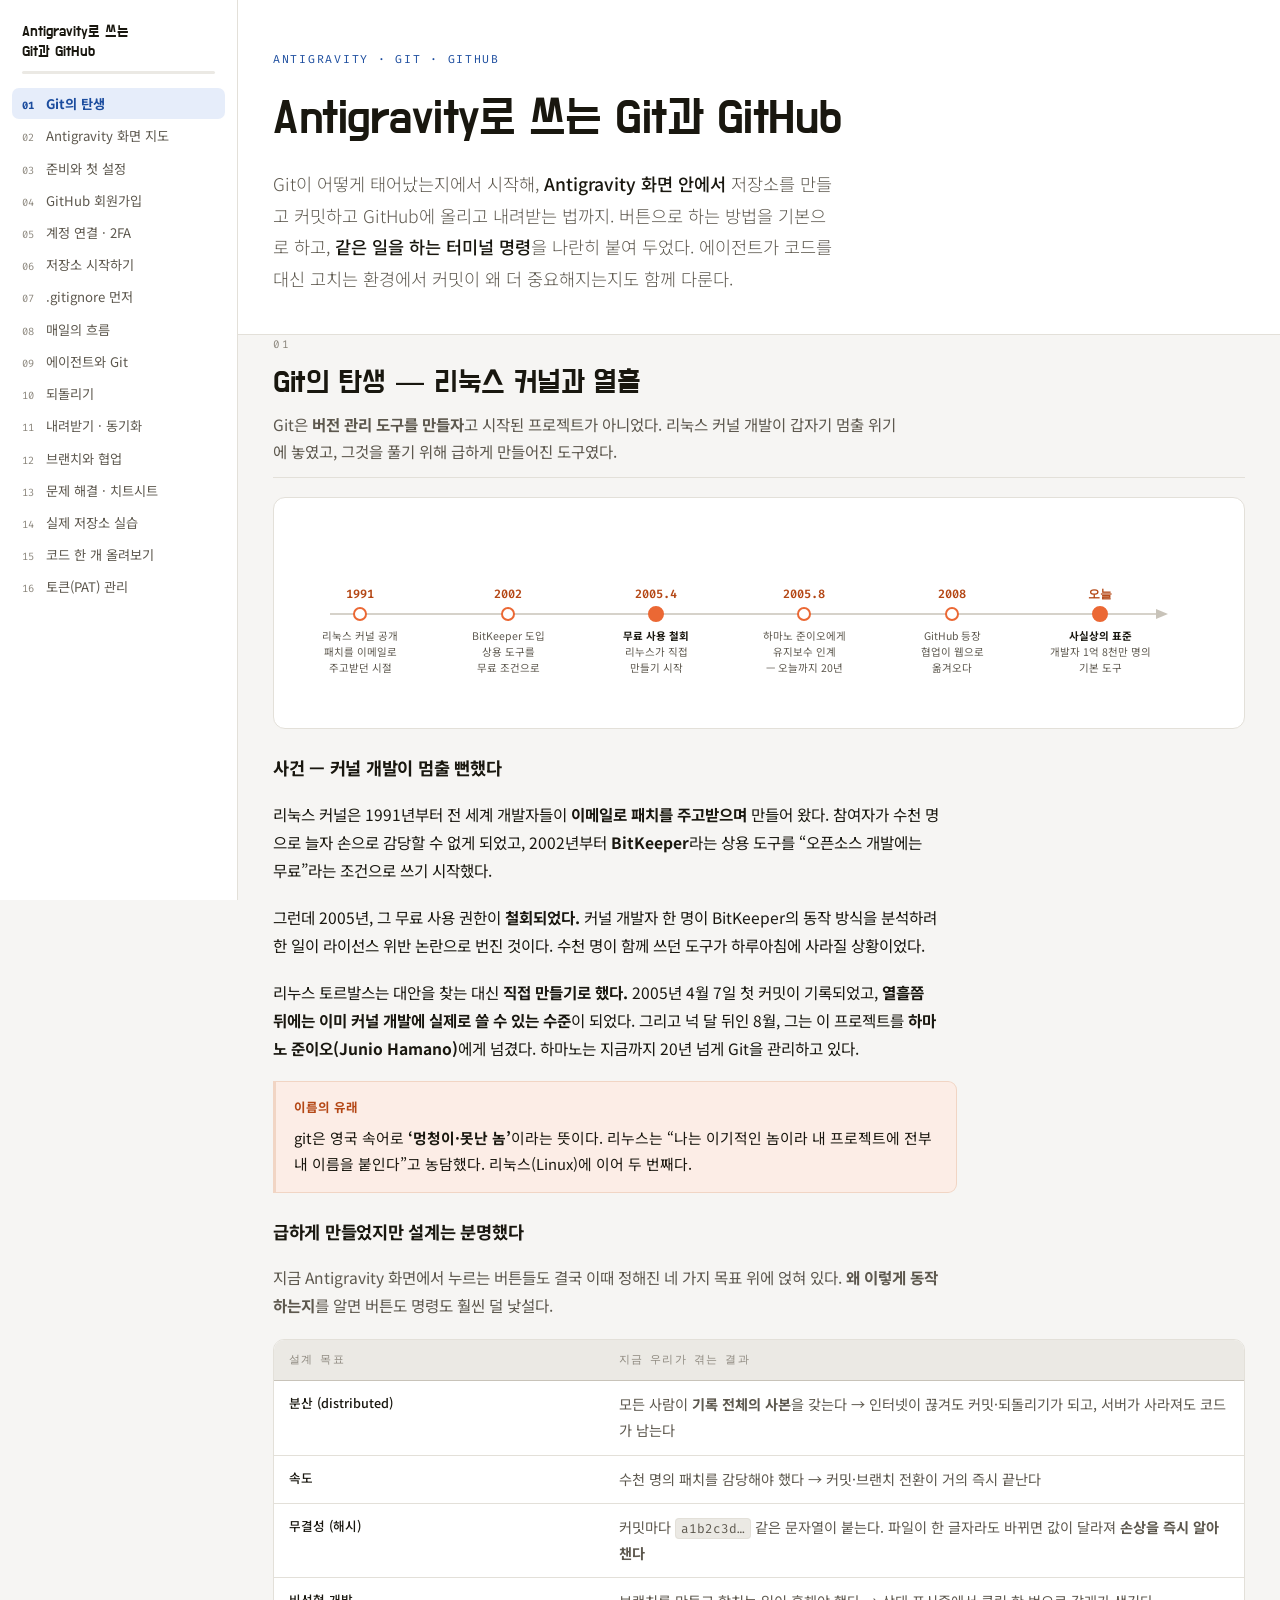
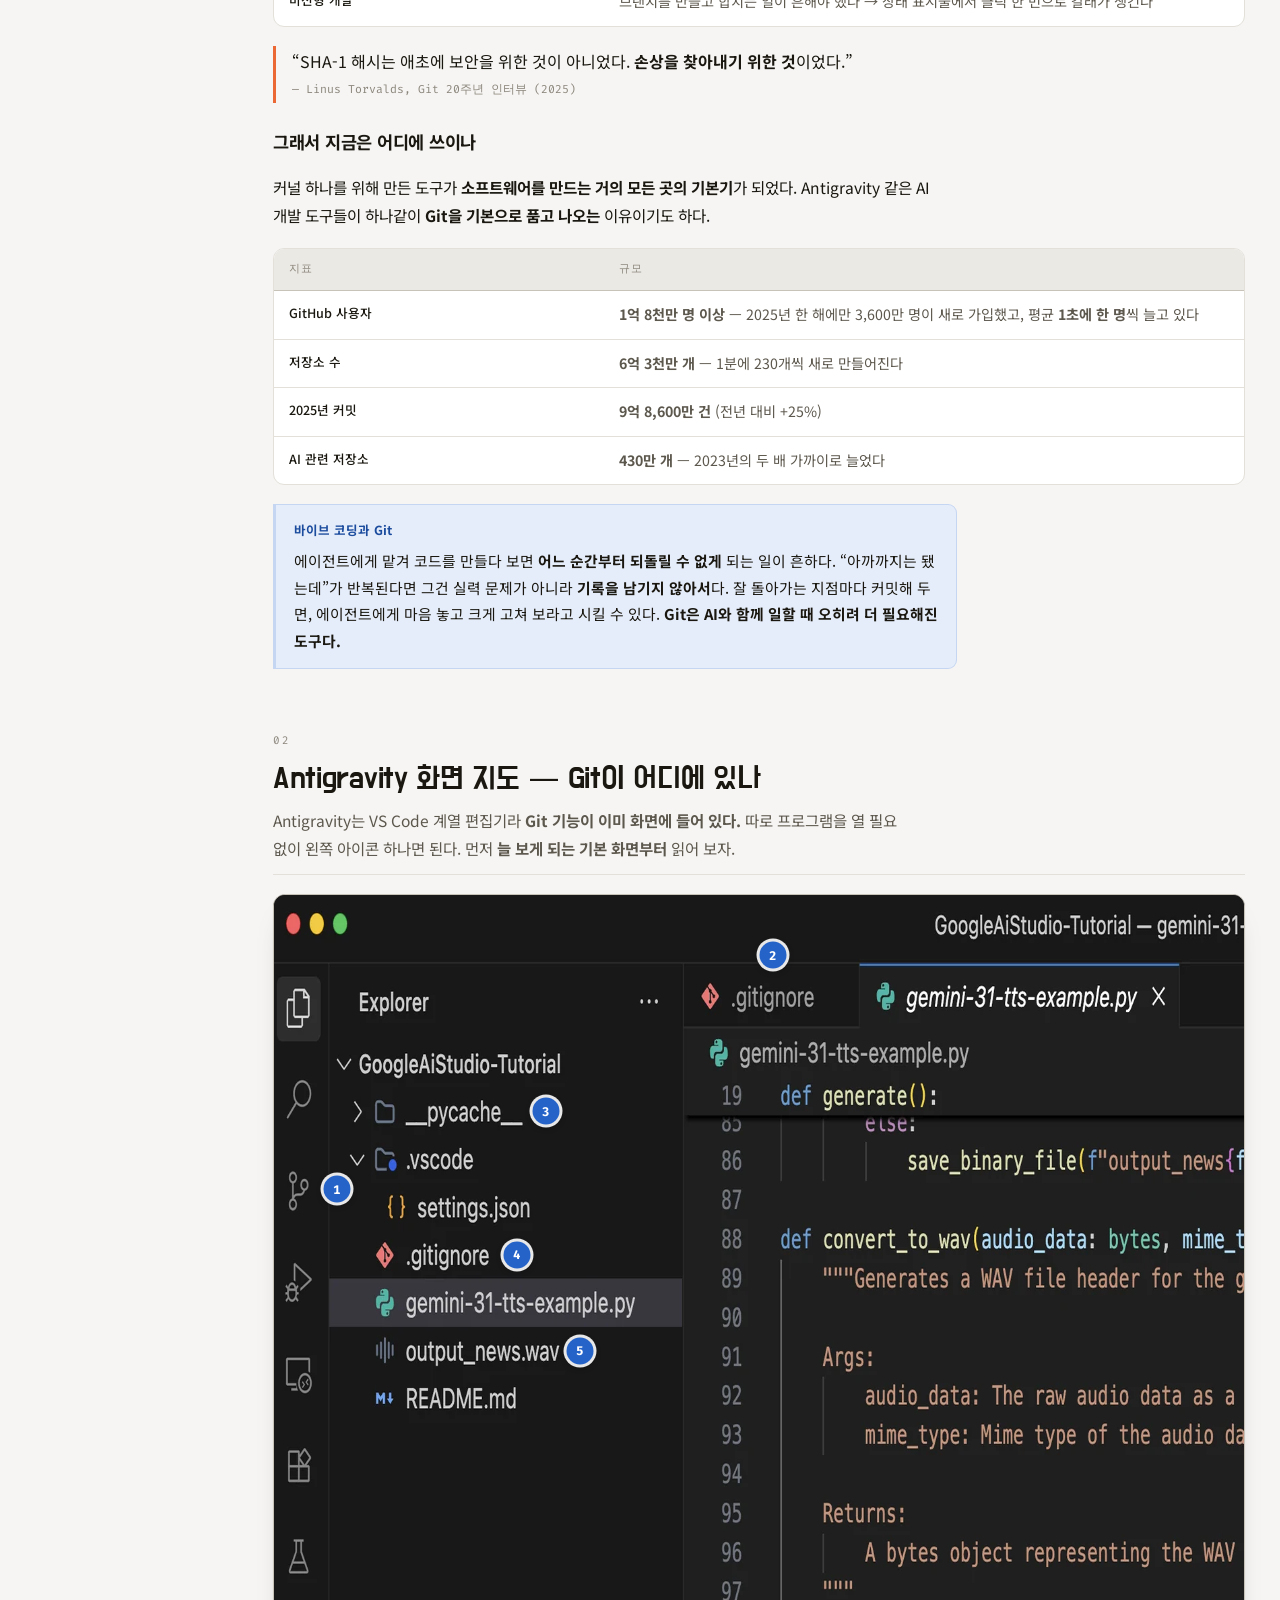
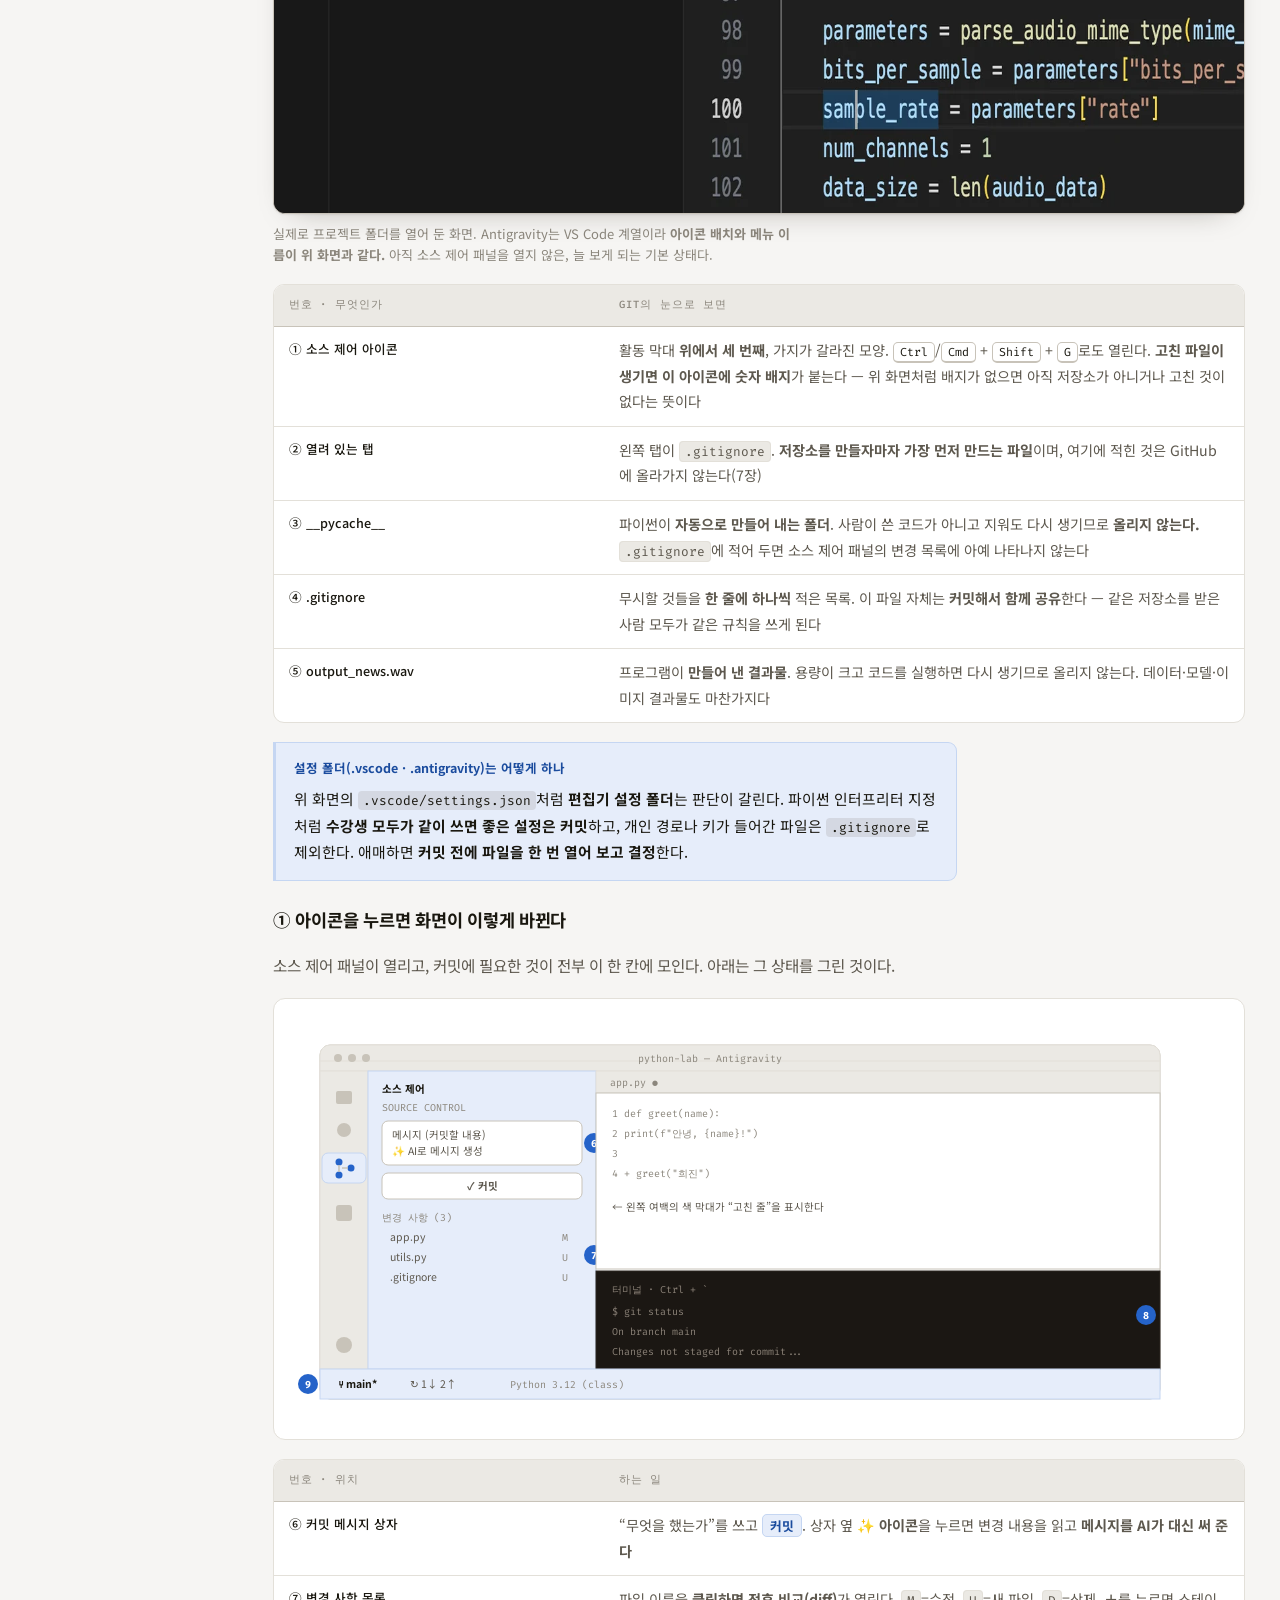
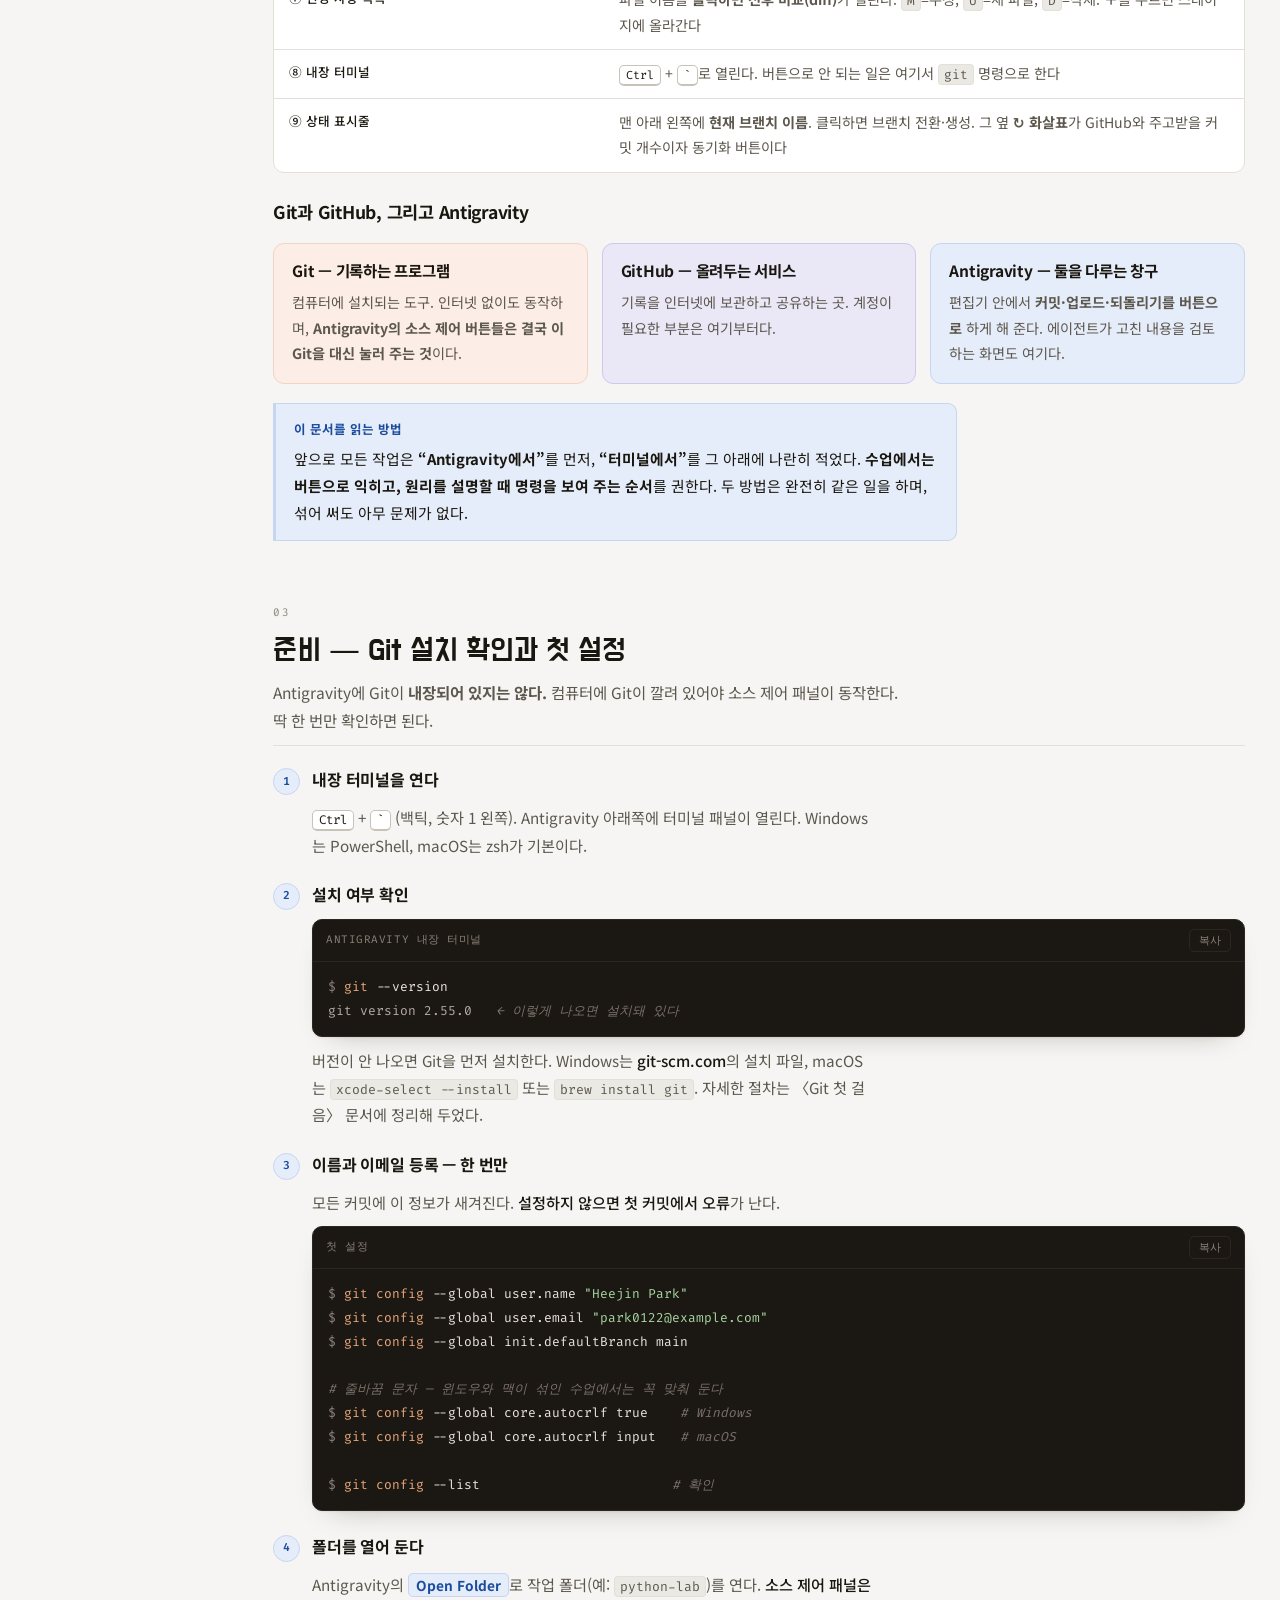
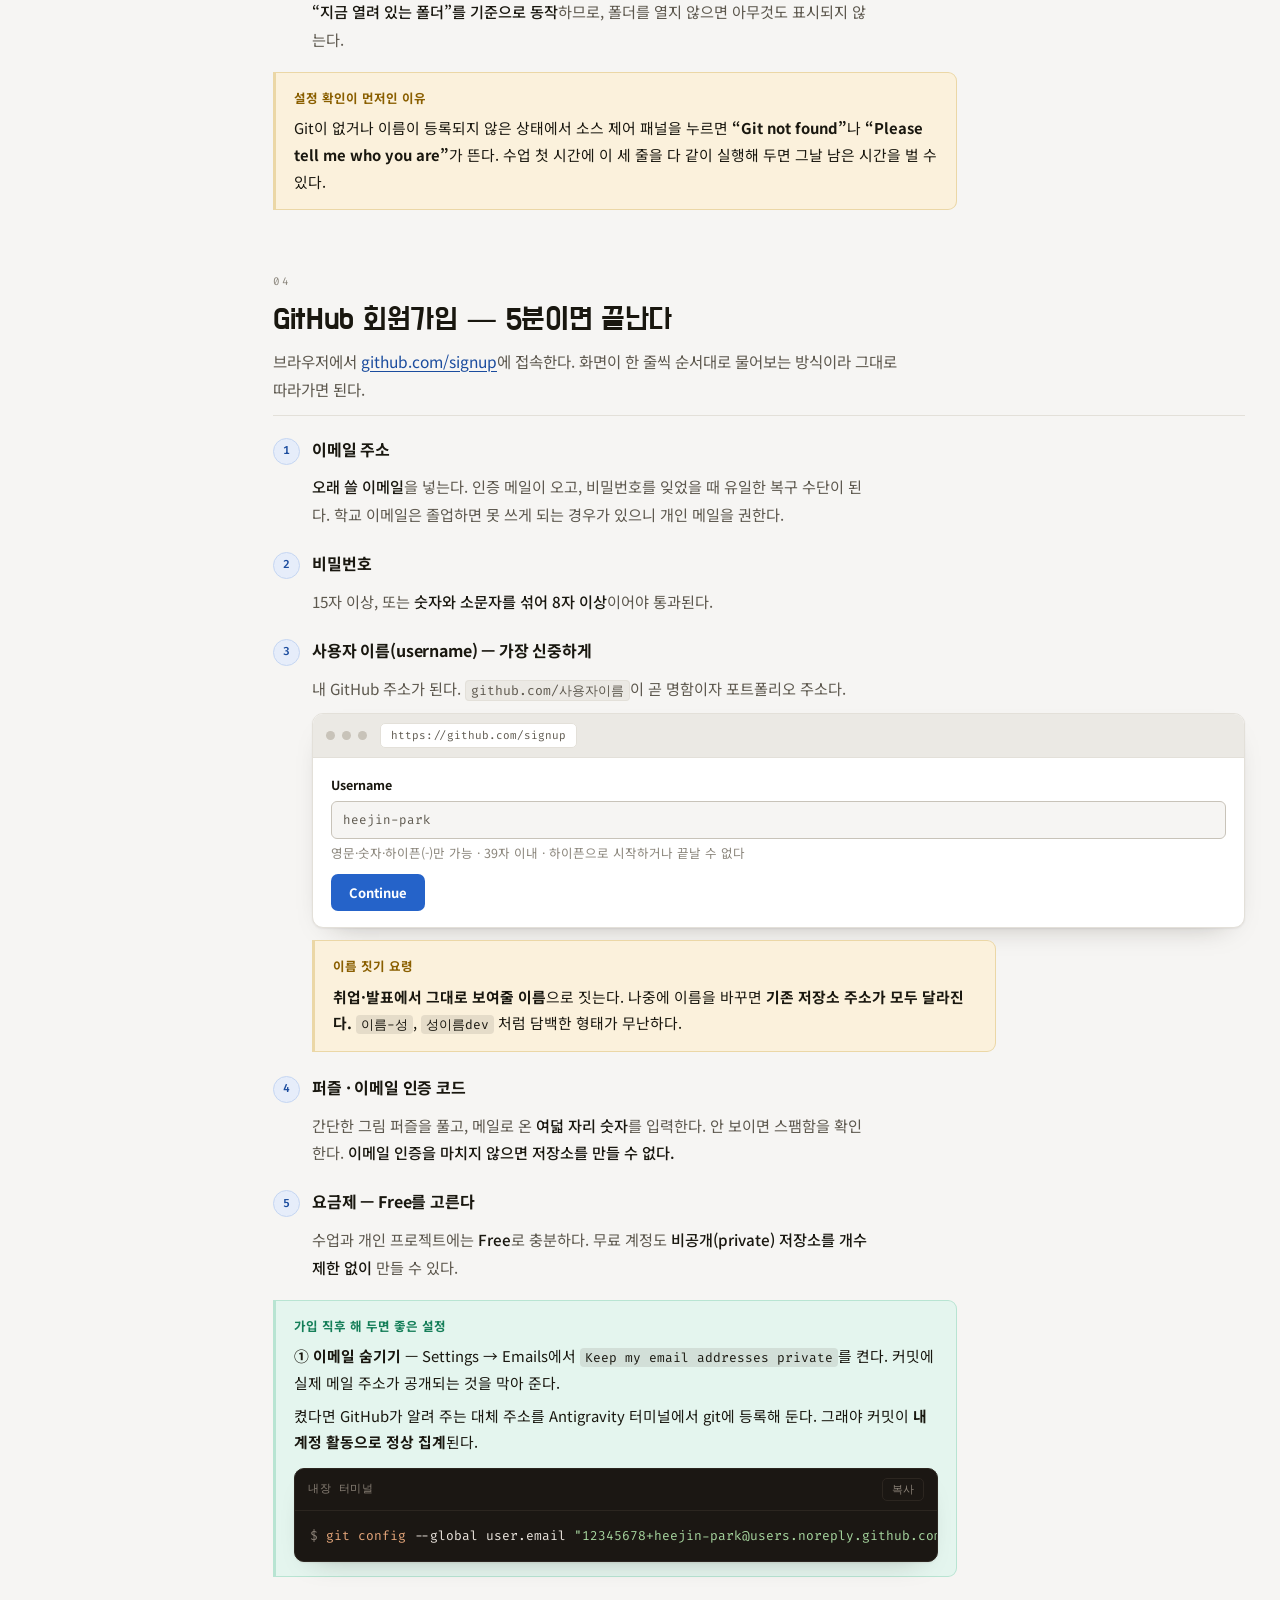
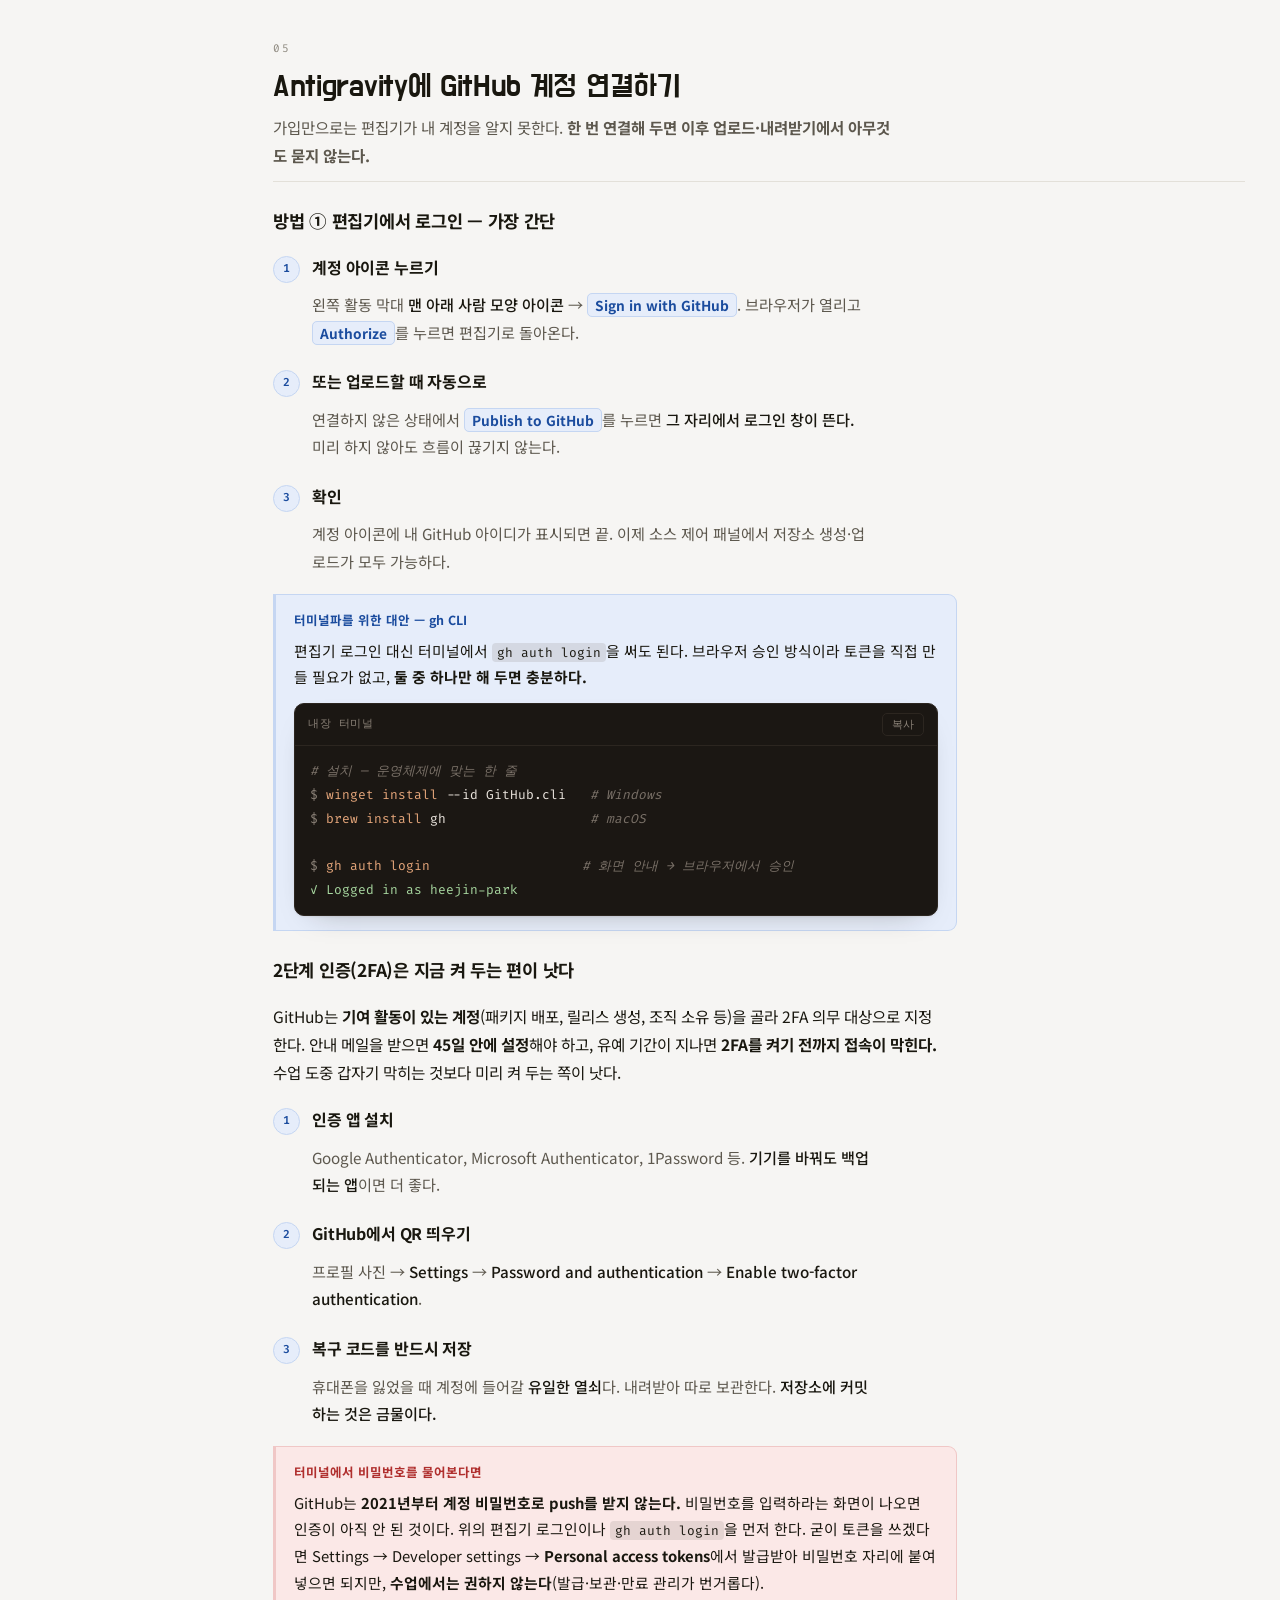
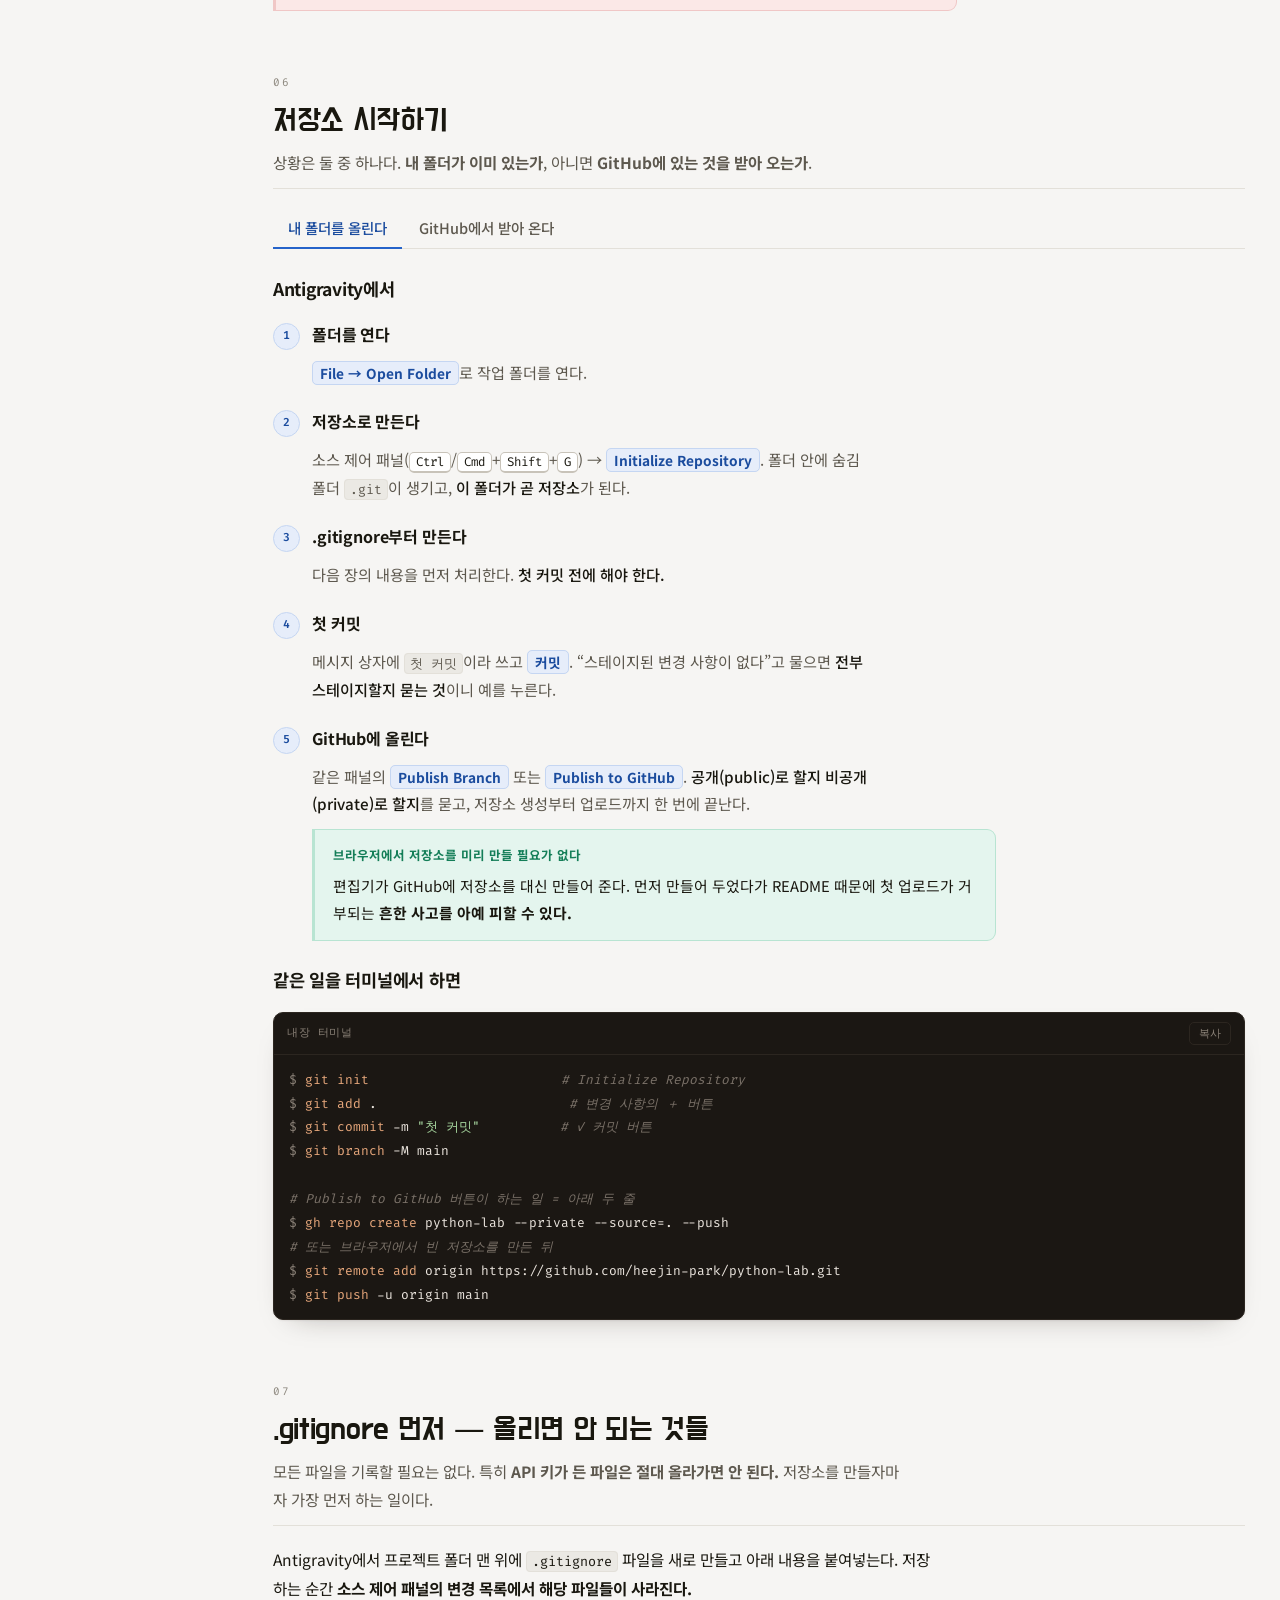
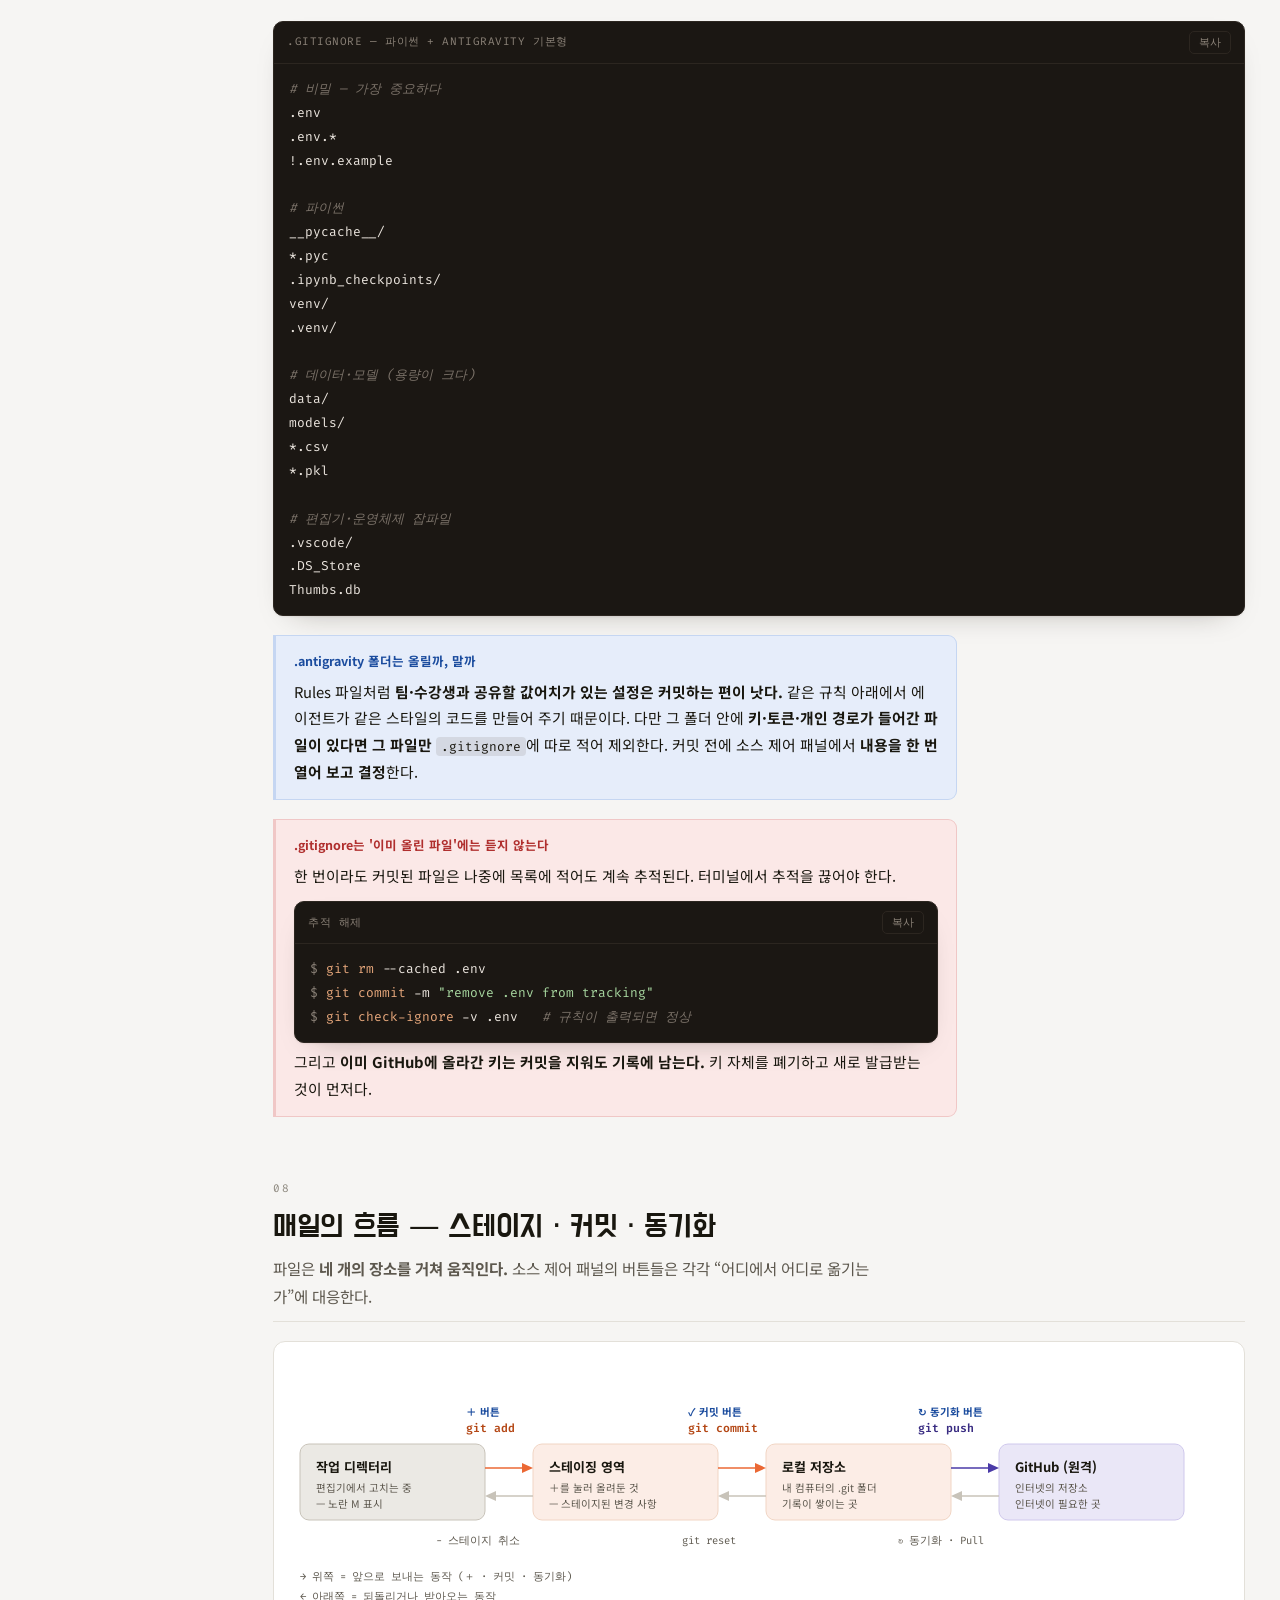
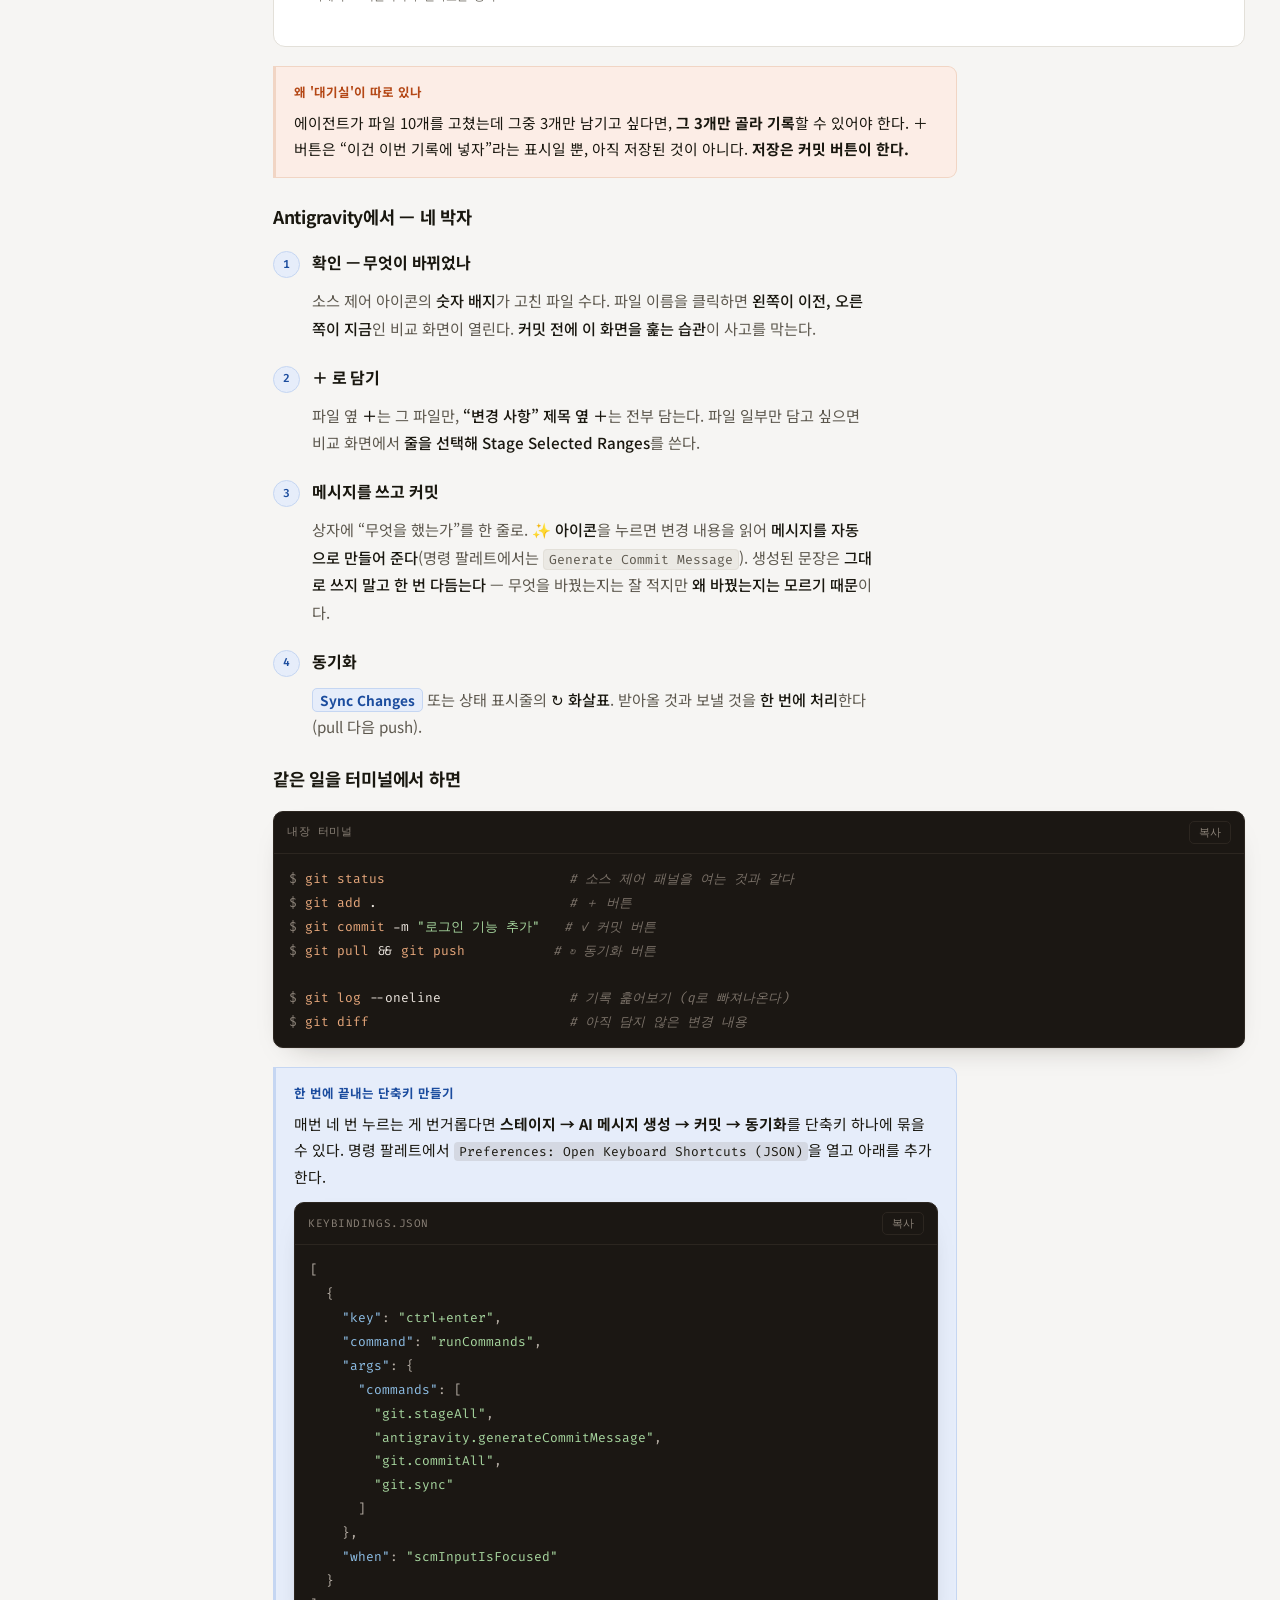
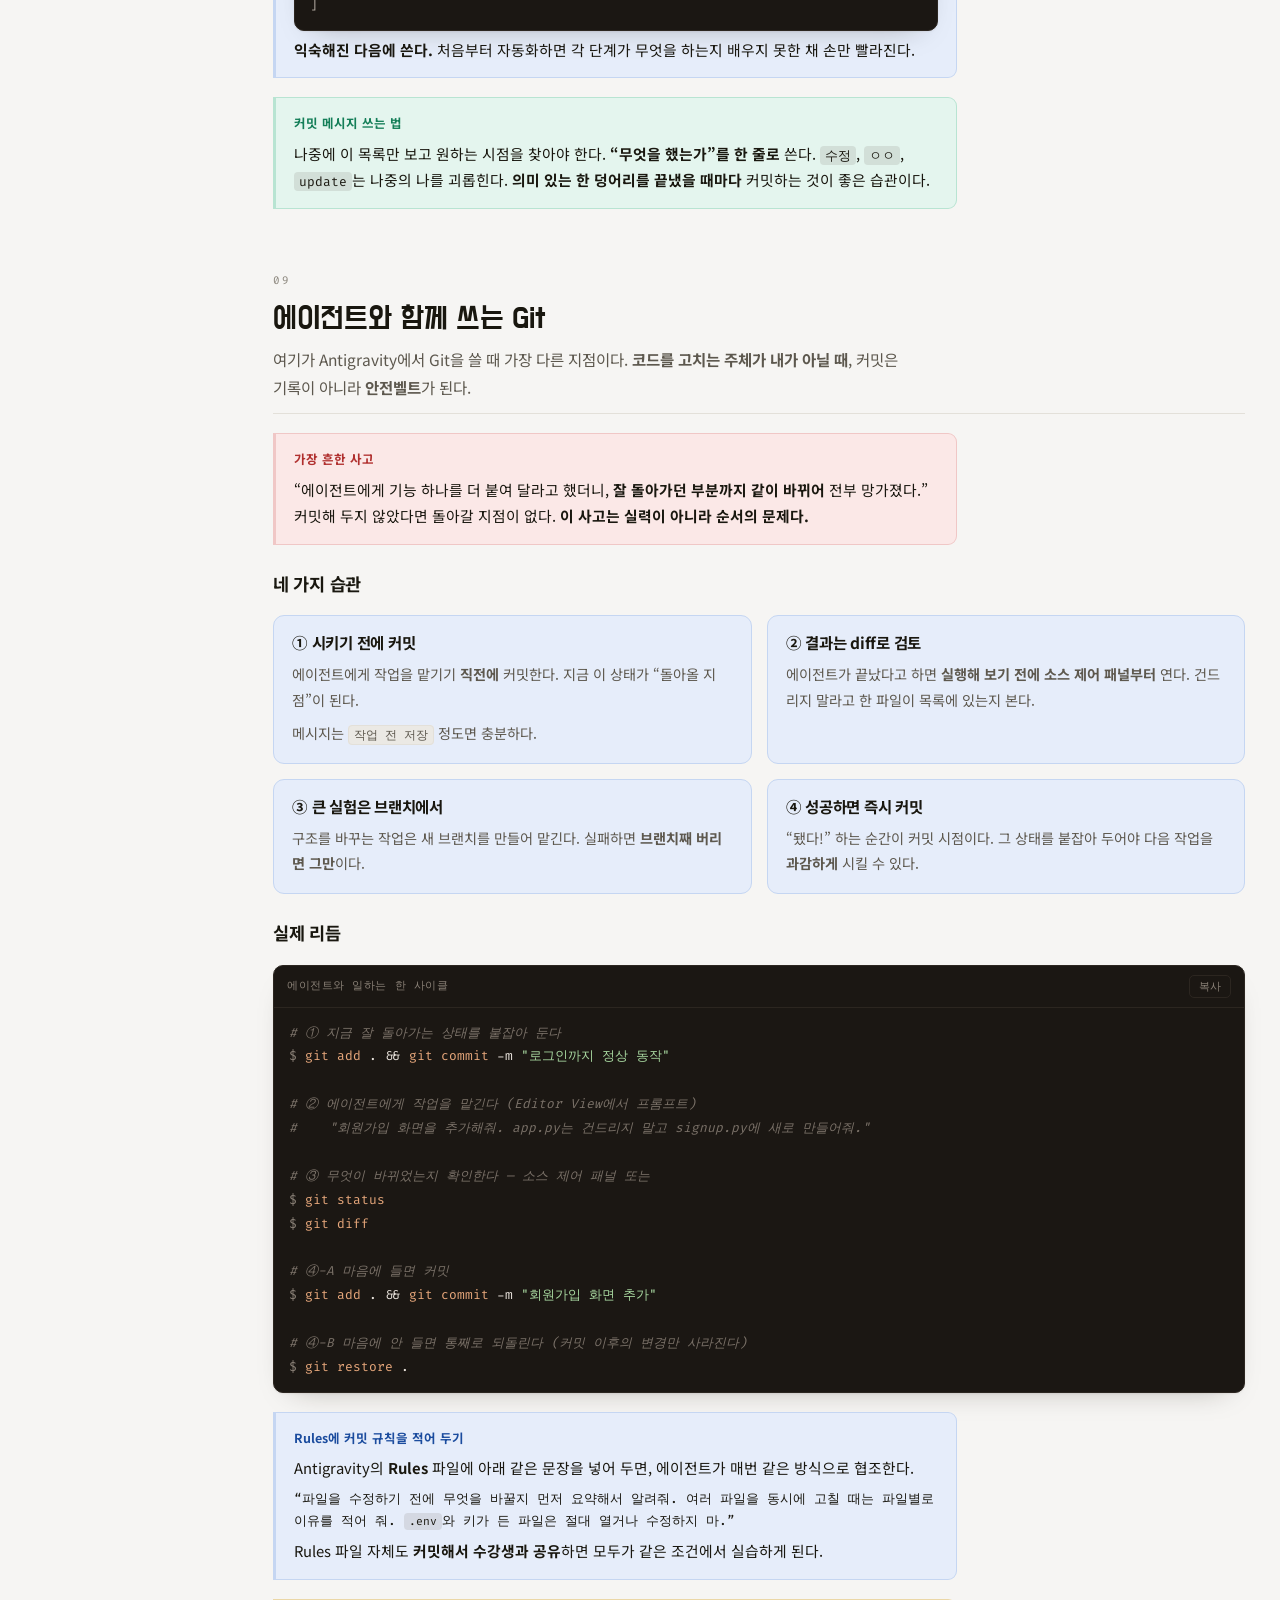
<file: Antigravity-Git-GitHub-Guide.html>
<!DOCTYPE html>
<html lang="ko">
<head>
<meta charset="utf-8">
<meta name="viewport" content="width=device-width, initial-scale=1">
<title>Antigravity로 쓰는 Git</title>
<link rel="preconnect" href="https://fonts.googleapis.com">
<link rel="preconnect" href="https://fonts.gstatic.com" crossorigin>
<link rel="stylesheet" href="https://fonts.googleapis.com/css2?family=Do+Hyeon&family=Fira+Code:wght@400;500;600&family=Noto+Sans+KR:wght@300;400;500;700&display=swap">

<style>
:root{
  --bg:#F6F5F3; --surface:#FFFFFF; --surface-2:#EBE9E4; --text:#19170F;
  --muted:#5D584E; --faint:#8B867C; --border:#E3E0D9; --border-strong:#C8C3B9;

  --hub:#4a3aa7;  --hub-ink:#392C82;  --hub-soft:#EAE7F7; --hub-bd:#CFC8EC;
  --git:#eb6834;  --git-ink:#B44715;  --git-soft:#FCEDE6; --git-bd:#F1D5C4;
  --ide:#2563c9;  --ide-ink:#1B4C9E;  --ide-soft:#E6EDFA; --ide-bd:#C5D6F2;
  --ok:#1baf7a;   --ok-ink:#147E58;   --ok-soft:#E4F5EE;  --ok-bd:#B8E4D2;
  --warn:#eda100; --warn-ink:#8A5F00; --warn-soft:#FBF1DC;--warn-bd:#EBD7A6;
  --bad:#e34948;  --bad-ink:#B02F2E;  --bad-soft:#FBE8E7; --bad-bd:#F0C7C6;

  --term-bg:#1B1713; --term-fg:#EDE7E0; --term-dim:#8A8177; --term-line:#2C2620;
  --tk:#E8A87C; --ts:#A8D8A0; --tn:#E8C88A; --tc:#7A7168; --tf:#8FC0E8; --tv:#E29BB4;

  --shadow:0 1px 2px rgba(30,22,12,.06), 0 12px 30px -20px rgba(30,22,12,.4);
  --f-disp:"Do Hyeon","Apple SD Gothic Neo","Malgun Gothic",system-ui,sans-serif;
  --f-body:"Noto Sans KR","Apple SD Gothic Neo","Malgun Gothic",system-ui,sans-serif;
  --f-mono:"Fira Code","D2Coding",ui-monospace,SFMono-Regular,Menlo,Consolas,monospace;
}
@media (prefers-color-scheme:dark){
  :root:not([data-theme="light"]){
    --bg:#141210; --surface:#1C1A17; --surface-2:#262320; --text:#EDEAE4;
    --muted:#A6A098; --faint:#847E75; --border:#302C28; --border-strong:#413C36;
    --hub:#9085e9; --hub-ink:#B0A8F0; --hub-soft:#1C1836; --hub-bd:#332C5C;
    --git:#d95926; --git-ink:#EE9464; --git-soft:#2A1A11; --git-bd:#432D1E;
    --ide:#5a92e8; --ide-ink:#8FB6F0; --ide-soft:#101A2C; --ide-bd:#22344F;
    --ok:#199e70;  --ok-ink:#5FCFA5;  --ok-soft:#102420; --ok-bd:#1E3B33;
    --warn:#c98500;--warn-ink:#E2B24A;--warn-soft:#241C0C;--warn-bd:#40331A;
    --bad:#e66767; --bad-ink:#F09B9B; --bad-soft:#2A1516; --bad-bd:#4A2626;
    --term-bg:#100D0B; --term-line:#241F1A;
    --shadow:0 1px 2px rgba(0,0,0,.5), 0 12px 30px -20px rgba(0,0,0,.9);
  }
}
:root[data-theme="dark"]{
  --bg:#141210; --surface:#1C1A17; --surface-2:#262320; --text:#EDEAE4;
  --muted:#A6A098; --faint:#847E75; --border:#302C28; --border-strong:#413C36;
  --hub:#9085e9; --hub-ink:#B0A8F0; --hub-soft:#1C1836; --hub-bd:#332C5C;
  --git:#d95926; --git-ink:#EE9464; --git-soft:#2A1A11; --git-bd:#432D1E;
  --ide:#5a92e8; --ide-ink:#8FB6F0; --ide-soft:#101A2C; --ide-bd:#22344F;
  --ok:#199e70;  --ok-ink:#5FCFA5;  --ok-soft:#102420; --ok-bd:#1E3B33;
  --warn:#c98500;--warn-ink:#E2B24A;--warn-soft:#241C0C;--warn-bd:#40331A;
  --bad:#e66767; --bad-ink:#F09B9B; --bad-soft:#2A1516; --bad-bd:#4A2626;
  --term-bg:#100D0B; --term-line:#241F1A;
  --shadow:0 1px 2px rgba(0,0,0,.5), 0 12px 30px -20px rgba(0,0,0,.9);
}

*{box-sizing:border-box}
[hidden]{display:none!important}
img{max-width:100%}
body{margin:0;background:var(--bg);color:var(--text);font-family:var(--f-body);
  font-size:16px;line-height:1.8;-webkit-font-smoothing:antialiased}
a{color:var(--ide-ink);text-underline-offset:3px}
:focus-visible{outline:2px solid var(--ide);outline-offset:2px;border-radius:3px}
h1,h2{font-family:var(--f-disp);font-weight:400;margin:0;letter-spacing:-.01em;line-height:1.28;text-wrap:balance}
h3,h4{margin:0;font-weight:700;letter-spacing:-.015em;line-height:1.4}
p{margin:0}

.wrap{max-width:1020px;margin:0 auto;padding:0 24px}

.hero{background:var(--surface);border-bottom:1px solid var(--border)}
.hero .wrap{padding:50px 24px 40px;display:flex;flex-direction:column;gap:18px}
.kick{font-family:var(--f-mono);font-size:11.5px;letter-spacing:.15em;text-transform:uppercase;color:var(--ide-ink)}
h1{font-size:clamp(32px,4.8vw,48px)}
.lede{font-size:17.5px;color:var(--muted);max-width:63ch;font-weight:300}
.lede b{font-weight:500;color:var(--text)}
.nav{display:flex;flex-wrap:wrap;gap:6px}
.nav a{font-family:var(--f-mono);font-size:11.5px;padding:6px 12px;border-radius:6px;text-decoration:none;
  color:var(--muted);border:1px solid var(--border);background:var(--bg)}
.nav a:hover{border-color:var(--ide);color:var(--text)}

main{display:flex;flex-direction:column;gap:62px;padding:48px 0 84px}
section{display:flex;flex-direction:column;gap:19px;scroll-margin-top:22px}
.sh{display:flex;flex-direction:column;gap:8px;border-bottom:1px solid var(--border);padding-bottom:11px}
.sn{font-family:var(--f-mono);font-size:11px;letter-spacing:.16em;color:var(--faint)}
h2{font-size:clamp(23px,3vw,31px)}
.sh p{color:var(--muted);font-size:15.5px;max-width:70ch}
h3{font-size:17.5px;margin-top:8px}
.tx{max-width:74ch;font-size:15.6px}
.tx.m{color:var(--muted)}
code.ic{font-family:var(--f-mono);font-size:.86em;background:var(--surface-2);border:1px solid var(--border);
  padding:1px 5px;border-radius:4px;white-space:nowrap}
kbd{font-family:var(--f-mono);font-size:.82em;background:var(--surface);border:1px solid var(--border-strong);
  border-bottom-width:2px;border-radius:5px;padding:1px 6px;white-space:nowrap;color:var(--text)}

/* terminal */
.term{background:var(--term-bg);border:1px solid var(--term-line);border-radius:10px;overflow:hidden;
  font-family:var(--f-mono);font-size:12.9px;line-height:1.85;color:var(--term-fg);box-shadow:var(--shadow)}
.term .top{display:flex;align-items:center;gap:10px;padding:9px 13px;border-bottom:1px solid var(--term-line)}
.term .top .t{font-size:11px;letter-spacing:.05em;color:var(--term-dim);text-transform:uppercase;flex:1;
  white-space:nowrap;overflow:hidden;text-overflow:ellipsis}
.copy{font-family:var(--f-mono);font-size:11px;color:var(--term-dim);background:transparent;
  border:1px solid var(--term-line);border-radius:5px;padding:3px 9px;cursor:pointer;flex:none}
.copy:hover{color:var(--term-fg);border-color:#453D35}
.copy.done{color:#A8D8A0;border-color:#375A34}
.term .bd{padding:13px 15px;overflow-x:auto}
.term pre{margin:0;font:inherit;white-space:pre}
.term .p{color:var(--term-dim);user-select:none}
.term .k{color:var(--tk)} .term .s{color:var(--ts)} .term .n{color:var(--tn)}
.term .c{color:var(--tc);font-style:italic} .term .f{color:var(--tf)} .term .v{color:var(--tv)}
.term .o{color:#B5ADA4} .term .g{color:#A8D8A0} .term .r{color:#E8918C}

/* 브라우저·IDE 목업 */
.mock{border:1px solid var(--border);border-radius:11px;overflow:hidden;background:var(--surface);box-shadow:var(--shadow)}
.mock .bar{display:flex;align-items:center;gap:7px;padding:9px 13px;background:var(--surface-2);border-bottom:1px solid var(--border)}
.mock .dot{width:9px;height:9px;border-radius:50%;background:var(--border-strong);flex:none}
.mock .url{font-family:var(--f-mono);font-size:11px;color:var(--muted);background:var(--surface);
  border:1px solid var(--border);border-radius:5px;padding:2px 10px;margin-left:6px;
  white-space:nowrap;overflow:hidden;text-overflow:ellipsis}
.mock .body{padding:16px 18px;display:flex;flex-direction:column;gap:11px}
.field{display:flex;flex-direction:column;gap:4px}
.field .lb2{font-size:12.5px;font-weight:700;color:var(--text)}
.field .in2{font-family:var(--f-mono);font-size:12.5px;color:var(--muted);background:var(--bg);
  border:1px solid var(--border-strong);border-radius:6px;padding:7px 11px}
.field .hint{font-size:12.5px;color:var(--faint);line-height:1.55}
.btn2{align-self:flex-start;font-size:13px;font-weight:700;color:#fff;background:var(--ide);
  border-radius:7px;padding:7px 18px}

/* GUI 버튼 표기 */
.ui{font-size:.9em;font-weight:700;color:var(--ide-ink);background:var(--ide-soft);
  border:1px solid var(--ide-bd);border-radius:5px;padding:1px 7px;white-space:nowrap}

/* tabs */
.tabs{display:flex;flex-direction:column;gap:20px}
.tablist{display:flex;gap:2px;border-bottom:1px solid var(--border);flex-wrap:wrap}
.tablist button{font-family:var(--f-body);font-size:14.5px;font-weight:500;color:var(--muted);background:none;
  border:0;border-bottom:2px solid transparent;padding:9px 15px;cursor:pointer;margin-bottom:-1px}
.tablist button:hover{color:var(--text)}
.tablist button[aria-selected="true"]{color:var(--ide-ink);border-bottom-color:var(--ide)}
.tabpanel{display:flex;flex-direction:column;gap:19px}

/* steps */
ol.st{list-style:none;margin:0;padding:0;counter-reset:x;display:flex;flex-direction:column;gap:21px}
ol.st>li{counter-increment:x;display:grid;grid-template-columns:25px minmax(0,1fr);gap:14px}
ol.st>li::before{content:counter(x);font-family:var(--f-mono);font-size:11.5px;font-weight:600;color:var(--ide-ink);
  background:var(--ide-soft);border:1px solid var(--ide-bd);border-radius:50%;width:25px;height:25px;
  display:grid;place-items:center;margin-top:3px}
ol.st .in{display:flex;flex-direction:column;gap:10px;min-width:0}
.stt{font-weight:700;letter-spacing:-.01em}
ol.st .in>p{font-size:15.2px;color:var(--muted);max-width:70ch}
ol.st .in>p b{color:var(--text);font-weight:500}

/* notes */
.note{border:1px solid var(--border);border-left:3px solid var(--faint);background:var(--surface);
  border-radius:0 9px 9px 0;padding:14px 18px;display:flex;flex-direction:column;gap:6px;max-width:76ch}
.note .lb{font-size:12.5px;font-weight:700;color:var(--faint)}
.note p{font-size:14.8px}
.note code{font-family:var(--f-mono);font-size:.87em;background:rgba(130,125,115,.18);padding:1px 5px;border-radius:4px}
.note.n-ide{border-left-color:var(--ide);background:var(--ide-soft);border-color:var(--ide-bd)}
.note.n-ide .lb{color:var(--ide-ink)}
.note.n-hub{border-left-color:var(--hub);background:var(--hub-soft);border-color:var(--hub-bd)}
.note.n-hub .lb{color:var(--hub-ink)}
.note.n-git{border-left-color:var(--git);background:var(--git-soft);border-color:var(--git-bd)}
.note.n-git .lb{color:var(--git-ink)}
.note.n-ok{border-left-color:var(--ok);background:var(--ok-soft);border-color:var(--ok-bd)}
.note.n-ok .lb{color:var(--ok-ink)}
.note.n-warn{border-left-color:var(--warn);background:var(--warn-soft);border-color:var(--warn-bd)}
.note.n-warn .lb{color:var(--warn-ink)}
.note.n-bad{border-left-color:var(--bad);background:var(--bad-soft);border-color:var(--bad-bd)}
.note.n-bad .lb{color:var(--bad-ink)}

/* cards */
.g2{display:grid;grid-template-columns:1fr 1fr;gap:15px}
.g3{display:grid;grid-template-columns:repeat(auto-fit,minmax(230px,1fr));gap:14px}
@media (max-width:780px){.g2{grid-template-columns:1fr}}
.card{border:1px solid var(--border);border-radius:11px;background:var(--surface);padding:16px 18px;
  display:flex;flex-direction:column;gap:8px}
.card h3{margin:0;font-size:15.5px}
.card p{font-size:14.2px;color:var(--muted)}
.card ul{margin:0;padding-left:18px;display:flex;flex-direction:column;gap:5px;font-size:14.2px;color:var(--muted)}
.card ul b{color:var(--text);font-weight:600}
.card ol{margin:0;padding-left:19px;display:flex;flex-direction:column;gap:6px;font-size:14.2px;color:var(--muted)}
.card.a{background:var(--git-soft);border-color:var(--git-bd)}
.card.b{background:var(--hub-soft);border-color:var(--hub-bd)}
.card.c{background:var(--ide-soft);border-color:var(--ide-bd)}

/* tables */
.tw{overflow-x:auto;border:1px solid var(--border);border-radius:11px;background:var(--surface)}
table{border-collapse:collapse;width:100%;font-size:14.2px;min-width:600px}
th,td{text-align:left;padding:11px 15px;border-bottom:1px solid var(--border);vertical-align:top}
thead th{font-family:var(--f-mono);font-size:10.5px;letter-spacing:.11em;text-transform:uppercase;color:var(--faint);
  font-weight:500;background:var(--surface-2);border-bottom:1px solid var(--border-strong)}
tbody th{font-family:var(--f-mono);font-size:12.6px;font-weight:500;color:var(--ide-ink);width:34%;white-space:nowrap}
tbody th.w{font-family:var(--f-body);color:var(--text);white-space:normal}
tbody tr:last-child td,tbody tr:last-child th{border-bottom:0}
tbody tr:hover{background:var(--surface-2)}
td.m{color:var(--muted)}
td code{font-family:var(--f-mono);font-size:.9em;background:var(--surface-2);border:1px solid var(--border);
  padding:1px 5px;border-radius:4px;white-space:nowrap}

.diagwrap{overflow-x:auto;border:1px solid var(--border);border-radius:12px;background:var(--surface);padding:16px}
.diag .bx{fill:var(--surface-2);stroke:var(--border-strong)}
.diag .bx.local{fill:var(--git-soft);stroke:var(--git-bd)}
.diag .bx.remote{fill:var(--hub-soft);stroke:var(--hub-bd)}
.diag .tt{font-family:var(--f-body);font-size:13px;font-weight:700;fill:var(--text)}
.diag .sub{font-family:var(--f-body);font-size:10.5px;fill:var(--muted)}
.diag .cmd{font-family:var(--f-mono);font-size:11.5px;fill:var(--git-ink);font-weight:600}
.diag .cmd2{font-family:var(--f-mono);font-size:11.5px;fill:var(--hub-ink);font-weight:600}
.diag .gui{font-family:var(--f-body);font-size:10.5px;fill:var(--ide-ink);font-weight:700}
.diag .back{font-family:var(--f-mono);font-size:10.5px;fill:var(--muted)}
.diag .ln{stroke:var(--border-strong);stroke-width:1.6;fill:none}
.diag .ln.fwd{stroke:var(--git)}
.diag .ln.rem{stroke:var(--hub)}
.diag .ah{fill:var(--git)}
.diag .ah3{fill:var(--hub)}
.diag .ah2{fill:var(--border-strong)}
.diag .yr{font-family:var(--f-mono);font-size:12px;font-weight:600;fill:var(--git-ink)}
.diag .ev{font-family:var(--f-body);font-size:10.5px;fill:var(--muted)}
.diag .ev.hi{fill:var(--text);font-weight:700}
.diag .axis{stroke:var(--border-strong);stroke-width:1.6}
.diag .dt{fill:var(--surface);stroke:var(--git);stroke-width:2}
.diag .dt.on{fill:var(--git);stroke:var(--git)}
/* IDE 와이어프레임 */
.diag .win{fill:var(--surface);stroke:var(--border-strong)}
.diag .pane{fill:var(--surface-2);stroke:var(--border)}
.diag .pane.on{fill:var(--ide-soft);stroke:var(--ide-bd)}
.diag .pane.dk{fill:var(--term-bg);stroke:var(--term-line)}
.diag .ico{fill:var(--border-strong)}
.diag .ico.on{fill:var(--ide)}
.diag .ui2{font-family:var(--f-body);font-size:10.5px;fill:var(--muted)}
.diag .ui2.b{font-weight:700;fill:var(--text)}
.diag .mono{font-family:var(--f-mono);font-size:10px;fill:var(--faint)}
.diag .mono.lt{fill:var(--term-dim)}
.diag .bdg{fill:var(--ide)}
.diag .bdgt{font-family:var(--f-mono);font-size:10px;font-weight:700;fill:#fff}

/* 주석 붙인 실제 화면 */
.figure{display:flex;flex-direction:column;gap:10px}
.shot{position:relative;border:1px solid var(--border-strong);border-radius:12px;overflow:hidden;
  background:#1e1e1e;box-shadow:var(--shadow);line-height:0}
.shot img{display:block;width:100%}
.mk{position:absolute;transform:translate(-50%,-50%);width:27px;height:27px;border-radius:50%;
  background:var(--ide);color:#fff;font-family:var(--f-mono);font-size:12.5px;font-weight:700;
  display:grid;place-items:center;line-height:1;
  box-shadow:0 0 0 3px rgba(255,255,255,.9),0 2px 7px rgba(0,0,0,.45)}
@media (max-width:640px){.mk{width:19px;height:19px;font-size:9.5px;box-shadow:0 0 0 2px rgba(255,255,255,.9)}}
.cap{font-size:13px;color:var(--faint);line-height:1.6;max-width:74ch}

.quote{border-left:3px solid var(--git);padding:2px 0 2px 16px;max-width:72ch;
  display:flex;flex-direction:column;gap:5px}
.quote p{font-size:16px;line-height:1.7}
.quote .who{font-family:var(--f-mono);font-size:11.5px;color:var(--faint)}

/* 왼쪽 목차 */
html{scroll-behavior:smooth}
@media (prefers-reduced-motion:reduce){html{scroll-behavior:auto}}
.toc{display:none}
.toc .tt2{font-family:var(--f-disp);font-size:14.5px;line-height:1.35;color:var(--text);padding:0 10px}
.toc .pg{height:3px;border-radius:2px;background:var(--surface-2);margin:9px 10px 13px;overflow:hidden}
.toc .pg i{display:block;height:100%;width:0;background:var(--ide);border-radius:2px}
.toc a{display:flex;gap:9px;align-items:baseline;font-size:13.2px;line-height:1.45;color:var(--muted);
  text-decoration:none;padding:6px 10px;border-radius:7px}
.toc a em{font-family:var(--f-mono);font-size:10.5px;font-style:normal;color:var(--faint);flex:none;width:15px}
.toc a:hover{background:var(--surface-2);color:var(--text)}
.toc a.on{background:var(--ide-soft);color:var(--ide-ink);font-weight:700}
.toc a.on em{color:var(--ide-ink)}
@media (min-width:1200px){
  body{padding-left:238px}
  .toc{display:flex;flex-direction:column;gap:1px;position:fixed;left:0;top:0;width:238px;height:100vh;
    overflow-y:auto;overscroll-behavior:contain;padding:22px 12px 32px;
    background:var(--surface);border-right:1px solid var(--border);z-index:20}
  .hero .nav{display:none}
}
footer{border-top:1px solid var(--border);background:var(--surface)}
footer .wrap{padding:26px 24px 44px;display:flex;flex-direction:column;gap:7px}
footer p{font-size:12.8px;color:var(--faint)}
footer a{color:var(--muted)}
@media (prefers-reduced-motion:reduce){*{transition:none!important}}
</style>
</head>
<body>


<header class="hero">
  <div class="wrap">
    <span class="kick">Antigravity · Git · GitHub</span>
    <h1>Antigravity로 쓰는 Git과 GitHub</h1>
    <p class="lede">Git이 어떻게 태어났는지에서 시작해, <b>Antigravity 화면 안에서</b> 저장소를 만들고 커밋하고 GitHub에 올리고 내려받는 법까지. 버튼으로 하는 방법을 기본으로 하고, <b>같은 일을 하는 터미널 명령</b>을 나란히 붙여 두었다. 에이전트가 코드를 대신 고치는 환경에서 커밋이 왜 더 중요해지는지도 함께 다룬다.</p>
    <div class="nav">
      <a href="#birth">01 Git의 탄생</a>
      <a href="#map">02 Antigravity 화면 지도</a>
      <a href="#setup">03 준비와 첫 설정</a>
      <a href="#signup">04 GitHub 회원가입</a>
      <a href="#connect">05 계정 연결 · 2FA</a>
      <a href="#start">06 저장소 시작하기</a>
      <a href="#ignore">07 .gitignore 먼저</a>
      <a href="#daily">08 매일의 흐름</a>
      <a href="#agent">09 에이전트와 Git</a>
      <a href="#undo">10 되돌리기</a>
      <a href="#sync">11 내려받기 · 두 대의 컴퓨터</a>
      <a href="#team">12 브랜치와 협업</a>
      <a href="#cheat">13 문제 해결 · 치트시트</a>
      <a href="#lab">14 실제 저장소 실습</a>
      <a href="#make">15 코드 한 개 올려보기</a>
      <a href="#pat">16 토큰(PAT) 관리</a>
    </div>
  </div>
</header>

<nav class="toc" id="toc" aria-label="목차">
  <span class="tt2">Antigravity로 쓰는<br>Git과 GitHub</span>
  <span class="pg" aria-hidden="true"><i id="tocbar"></i></span>
  <a href="#birth"><em>01</em><span>Git의 탄생</span></a>
  <a href="#map"><em>02</em><span>Antigravity 화면 지도</span></a>
  <a href="#setup"><em>03</em><span>준비와 첫 설정</span></a>
  <a href="#signup"><em>04</em><span>GitHub 회원가입</span></a>
  <a href="#connect"><em>05</em><span>계정 연결 · 2FA</span></a>
  <a href="#start"><em>06</em><span>저장소 시작하기</span></a>
  <a href="#ignore"><em>07</em><span>.gitignore 먼저</span></a>
  <a href="#daily"><em>08</em><span>매일의 흐름</span></a>
  <a href="#agent"><em>09</em><span>에이전트와 Git</span></a>
  <a href="#undo"><em>10</em><span>되돌리기</span></a>
  <a href="#sync"><em>11</em><span>내려받기 · 동기화</span></a>
  <a href="#team"><em>12</em><span>브랜치와 협업</span></a>
  <a href="#cheat"><em>13</em><span>문제 해결 · 치트시트</span></a>
  <a href="#lab"><em>14</em><span>실제 저장소 실습</span></a>
  <a href="#make"><em>15</em><span>코드 한 개 올려보기</span></a>
  <a href="#pat"><em>16</em><span>토큰(PAT) 관리</span></a>
</nav>

<main class="wrap">

  <!-- 01 -->
  <section id="birth">
    <div class="sh">
      <span class="sn">01</span>
      <h2>Git의 탄생 — 리눅스 커널과 열흘</h2>
      <p>Git은 <strong>버전 관리 도구를 만들자</strong>고 시작된 프로젝트가 아니었다. 리눅스 커널 개발이 갑자기 멈출 위기에 놓였고, 그것을 풀기 위해 급하게 만들어진 도구였다.</p>
    </div>

    <div class="diagwrap">
      <svg class="diag" viewBox="0 0 900 190" width="900" style="max-width:100%;height:auto" role="img"
           aria-label="Git 연표: 1991년 리눅스 커널 공개, 2002년 BitKeeper 도입, 2005년 4월 무료 사용 철회와 Git 개발 시작, 2005년 8월 하마노 준이오에게 유지보수 인계, 2008년 GitHub 등장, 오늘날 사실상의 표준.">
        <line class="axis" x1="40" y1="100" x2="866" y2="100"/>
        <polygon class="ah2" points="866,95 878,100 866,105"/>

        <g><circle class="dt" cx="70" cy="100" r="6"/>
          <text class="yr" x="70" y="84" text-anchor="middle">1991</text>
          <text class="ev" x="70" y="126" text-anchor="middle">리눅스 커널 공개</text>
          <text class="ev" x="70" y="142" text-anchor="middle">패치를 이메일로</text>
          <text class="ev" x="70" y="158" text-anchor="middle">주고받던 시절</text></g>

        <g><circle class="dt" cx="218" cy="100" r="6"/>
          <text class="yr" x="218" y="84" text-anchor="middle">2002</text>
          <text class="ev" x="218" y="126" text-anchor="middle">BitKeeper 도입</text>
          <text class="ev" x="218" y="142" text-anchor="middle">상용 도구를</text>
          <text class="ev" x="218" y="158" text-anchor="middle">무료 조건으로</text></g>

        <g><circle class="dt on" cx="366" cy="100" r="7"/>
          <text class="yr" x="366" y="84" text-anchor="middle">2005.4</text>
          <text class="ev hi" x="366" y="126" text-anchor="middle">무료 사용 철회</text>
          <text class="ev" x="366" y="142" text-anchor="middle">리누스가 직접</text>
          <text class="ev" x="366" y="158" text-anchor="middle">만들기 시작</text></g>

        <g><circle class="dt" cx="514" cy="100" r="6"/>
          <text class="yr" x="514" y="84" text-anchor="middle">2005.8</text>
          <text class="ev" x="514" y="126" text-anchor="middle">하마노 준이오에게</text>
          <text class="ev" x="514" y="142" text-anchor="middle">유지보수 인계</text>
          <text class="ev" x="514" y="158" text-anchor="middle">— 오늘까지 20년</text></g>

        <g><circle class="dt" cx="662" cy="100" r="6"/>
          <text class="yr" x="662" y="84" text-anchor="middle">2008</text>
          <text class="ev" x="662" y="126" text-anchor="middle">GitHub 등장</text>
          <text class="ev" x="662" y="142" text-anchor="middle">협업이 웹으로</text>
          <text class="ev" x="662" y="158" text-anchor="middle">옮겨오다</text></g>

        <g><circle class="dt on" cx="810" cy="100" r="7"/>
          <text class="yr" x="810" y="84" text-anchor="middle">오늘</text>
          <text class="ev hi" x="810" y="126" text-anchor="middle">사실상의 표준</text>
          <text class="ev" x="810" y="142" text-anchor="middle">개발자 1억 8천만 명의</text>
          <text class="ev" x="810" y="158" text-anchor="middle">기본 도구</text></g>
      </svg>
    </div>

    <h3>사건 — 커널 개발이 멈출 뻔했다</h3>
    <p class="tx">리눅스 커널은 1991년부터 전 세계 개발자들이 <strong>이메일로 패치를 주고받으며</strong> 만들어 왔다. 참여자가 수천 명으로 늘자 손으로 감당할 수 없게 되었고, 2002년부터 <strong>BitKeeper</strong>라는 상용 도구를 “오픈소스 개발에는 무료”라는 조건으로 쓰기 시작했다.</p>
    <p class="tx">그런데 2005년, 그 무료 사용 권한이 <strong>철회되었다.</strong> 커널 개발자 한 명이 BitKeeper의 동작 방식을 분석하려 한 일이 라이선스 위반 논란으로 번진 것이다. 수천 명이 함께 쓰던 도구가 하루아침에 사라질 상황이었다.</p>
    <p class="tx">리누스 토르발스는 대안을 찾는 대신 <strong>직접 만들기로 했다.</strong> 2005년 4월 7일 첫 커밋이 기록되었고, <strong>열흘쯤 뒤에는 이미 커널 개발에 실제로 쓸 수 있는 수준</strong>이 되었다. 그리고 넉 달 뒤인 8월, 그는 이 프로젝트를 <strong>하마노 준이오(Junio Hamano)</strong>에게 넘겼다. 하마노는 지금까지 20년 넘게 Git을 관리하고 있다.</p>

    <div class="note n-git">
      <span class="lb">이름의 유래</span>
      <p>git은 영국 속어로 <strong>‘멍청이·못난 놈’</strong>이라는 뜻이다. 리누스는 “나는 이기적인 놈이라 내 프로젝트에 전부 내 이름을 붙인다”고 농담했다. 리눅스(Linux)에 이어 두 번째다.</p>
    </div>

    <h3>급하게 만들었지만 설계는 분명했다</h3>
    <p class="tx m">지금 Antigravity 화면에서 누르는 버튼들도 결국 이때 정해진 네 가지 목표 위에 얹혀 있다. <strong>왜 이렇게 동작하는지</strong>를 알면 버튼도 명령도 훨씬 덜 낯설다.</p>

    <div class="tw">
      <table>
        <thead><tr><th style="width:26%">설계 목표</th><th>지금 우리가 겪는 결과</th></tr></thead>
        <tbody>
          <tr><th class="w">분산 (distributed)</th><td class="m">모든 사람이 <b>기록 전체의 사본</b>을 갖는다 → 인터넷이 끊겨도 커밋·되돌리기가 되고, 서버가 사라져도 코드가 남는다</td></tr>
          <tr><th class="w">속도</th><td class="m">수천 명의 패치를 감당해야 했다 → 커밋·브랜치 전환이 거의 즉시 끝난다</td></tr>
          <tr><th class="w">무결성 (해시)</th><td class="m">커밋마다 <code>a1b2c3d…</code> 같은 문자열이 붙는다. 파일이 한 글자라도 바뀌면 값이 달라져 <b>손상을 즉시 알아챈다</b></td></tr>
          <tr><th class="w">비선형 개발</th><td class="m">브랜치를 만들고 합치는 일이 흔해야 했다 → 상태 표시줄에서 클릭 한 번으로 갈래가 생긴다</td></tr>
        </tbody>
      </table>
    </div>

    <div class="quote">
      <p>“SHA-1 해시는 애초에 보안을 위한 것이 아니었다. <strong>손상을 찾아내기 위한 것</strong>이었다.”</p>
      <span class="who">— Linus Torvalds, Git 20주년 인터뷰 (2025)</span>
    </div>

    <h3>그래서 지금은 어디에 쓰이나</h3>
    <p class="tx">커널 하나를 위해 만든 도구가 <strong>소프트웨어를 만드는 거의 모든 곳의 기본기</strong>가 되었다. Antigravity 같은 AI 개발 도구들이 하나같이 <strong>Git을 기본으로 품고 나오는</strong> 이유이기도 하다.</p>

    <div class="tw">
      <table>
        <thead><tr><th style="width:34%">지표</th><th>규모</th></tr></thead>
        <tbody>
          <tr><th class="w">GitHub 사용자</th><td class="m"><b>1억 8천만 명 이상</b> — 2025년 한 해에만 3,600만 명이 새로 가입했고, 평균 <b>1초에 한 명</b>씩 늘고 있다</td></tr>
          <tr><th class="w">저장소 수</th><td class="m"><b>6억 3천만 개</b> — 1분에 230개씩 새로 만들어진다</td></tr>
          <tr><th class="w">2025년 커밋</th><td class="m"><b>9억 8,600만 건</b> (전년 대비 +25%)</td></tr>
          <tr><th class="w">AI 관련 저장소</th><td class="m"><b>430만 개</b> — 2023년의 두 배 가까이로 늘었다</td></tr>
        </tbody>
      </table>
    </div>

    <div class="note n-ide">
      <span class="lb">바이브 코딩과 Git</span>
      <p>에이전트에게 맡겨 코드를 만들다 보면 <strong>어느 순간부터 되돌릴 수 없게</strong> 되는 일이 흔하다. “아까까지는 됐는데”가 반복된다면 그건 실력 문제가 아니라 <strong>기록을 남기지 않아서</strong>다. 잘 돌아가는 지점마다 커밋해 두면, 에이전트에게 마음 놓고 크게 고쳐 보라고 시킬 수 있다. <strong>Git은 AI와 함께 일할 때 오히려 더 필요해진 도구다.</strong></p>
    </div>
  </section>

  <!-- 02 -->
  <section id="map">
    <div class="sh">
      <span class="sn">02</span>
      <h2>Antigravity 화면 지도 — Git이 어디에 있나</h2>
      <p>Antigravity는 VS Code 계열 편집기라 <strong>Git 기능이 이미 화면에 들어 있다.</strong> 따로 프로그램을 열 필요 없이 왼쪽 아이콘 하나면 된다. 먼저 <strong>늘 보게 되는 기본 화면부터</strong> 읽어 보자.</p>
    </div>

    <div class="figure">
      <div class="shot">
        <img src="[data-uri]" width="1440" height="918"
             alt="프로젝트 폴더를 연 편집기 화면. 왼쪽에 활동 막대 아이콘들이 세로로 놓여 있고, 그 옆 탐색기에 __pycache__ 폴더, .vscode 폴더, .gitignore, 파이썬 파일, output_news.wav, README.md가 보인다. 오른쪽 편집기에는 .gitignore 탭과 파이썬 파일 탭이 열려 있다.">
        <span class="mk" style="left:6.5%;top:32.1%">1</span>
        <span class="mk" style="left:51.4%;top:6.6%">2</span>
        <span class="mk" style="left:28%;top:23.6%">3</span>
        <span class="mk" style="left:25%;top:39.2%">4</span>
        <span class="mk" style="left:31.5%;top:49.7%">5</span>
      </div>
      <p class="cap">실제로 프로젝트 폴더를 열어 둔 화면. Antigravity는 VS Code 계열이라 <strong>아이콘 배치와 메뉴 이름이 위 화면과 같다.</strong> 아직 소스 제어 패널을 열지 않은, 늘 보게 되는 기본 상태다.</p>
    </div>

    <div class="tw">
      <table>
        <thead><tr><th style="width:30%">번호 · 무엇인가</th><th>Git의 눈으로 보면</th></tr></thead>
        <tbody>
          <tr><th class="w">① 소스 제어 아이콘</th><td class="m">활동 막대 <b>위에서 세 번째</b>, 가지가 갈라진 모양. <kbd>Ctrl</kbd>/<kbd>Cmd</kbd> + <kbd>Shift</kbd> + <kbd>G</kbd>로도 열린다. <b>고친 파일이 생기면 이 아이콘에 숫자 배지</b>가 붙는다 — 위 화면처럼 배지가 없으면 아직 저장소가 아니거나 고친 것이 없다는 뜻이다</td></tr>
          <tr><th class="w">② 열려 있는 탭</th><td class="m">왼쪽 탭이 <code>.gitignore</code>. <b>저장소를 만들자마자 가장 먼저 만드는 파일</b>이며, 여기에 적힌 것은 GitHub에 올라가지 않는다(7장)</td></tr>
          <tr><th class="w">③ __pycache__</th><td class="m">파이썬이 <b>자동으로 만들어 내는 폴더</b>. 사람이 쓴 코드가 아니고 지워도 다시 생기므로 <b>올리지 않는다.</b> <code>.gitignore</code>에 적어 두면 소스 제어 패널의 변경 목록에 아예 나타나지 않는다</td></tr>
          <tr><th class="w">④ .gitignore</th><td class="m">무시할 것들을 <b>한 줄에 하나씩</b> 적은 목록. 이 파일 자체는 <b>커밋해서 함께 공유</b>한다 — 같은 저장소를 받은 사람 모두가 같은 규칙을 쓰게 된다</td></tr>
          <tr><th class="w">⑤ output_news.wav</th><td class="m">프로그램이 <b>만들어 낸 결과물</b>. 용량이 크고 코드를 실행하면 다시 생기므로 올리지 않는다. 데이터·모델·이미지 결과물도 마찬가지다</td></tr>
        </tbody>
      </table>
    </div>

    <div class="note n-ide">
      <span class="lb">설정 폴더(.vscode · .antigravity)는 어떻게 하나</span>
      <p>위 화면의 <code>.vscode/settings.json</code>처럼 <strong>편집기 설정 폴더</strong>는 판단이 갈린다. 파이썬 인터프리터 지정처럼 <strong>수강생 모두가 같이 쓰면 좋은 설정은 커밋</strong>하고, 개인 경로나 키가 들어간 파일은 <code>.gitignore</code>로 제외한다. 애매하면 <strong>커밋 전에 파일을 한 번 열어 보고 결정</strong>한다.</p>
    </div>

    <h3>① 아이콘을 누르면 화면이 이렇게 바뀐다</h3>
    <p class="tx m">소스 제어 패널이 열리고, 커밋에 필요한 것이 전부 이 한 칸에 모인다. 아래는 그 상태를 그린 것이다.</p>

    <div class="diagwrap">
      <svg class="diag" viewBox="0 0 900 400" width="900" style="max-width:100%;height:auto" role="img"
           aria-label="소스 제어 패널을 연 Antigravity 창 구조: 왼쪽 활동 막대의 소스 제어 아이콘, 그 옆 소스 제어 패널의 커밋 메시지 상자와 변경 파일 목록, 오른쪽 편집기와 아래 내장 터미널, 맨 아래 상태 표시줄의 브랜치 이름과 동기화 버튼.">
        <rect class="win" x="30" y="30" width="840" height="354" rx="10"/>
        <rect class="pane" x="30" y="30" width="840" height="26" rx="10"/>
        <rect class="pane" x="30" y="46" width="840" height="10"/>
        <circle class="ico" cx="48" cy="43" r="4"/><circle class="ico" cx="62" cy="43" r="4"/><circle class="ico" cx="76" cy="43" r="4"/>
        <text class="mono" x="420" y="47" text-anchor="middle">python-lab — Antigravity</text>

        <!-- activity bar -->
        <rect class="pane" x="30" y="56" width="48" height="298"/>
        <rect class="ico" x="46" y="76" width="16" height="13" rx="2"/>
        <circle class="ico" cx="54" cy="115" r="7"/>
        <rect class="pane on" x="32" y="138" width="44" height="30" rx="6"/>
        <circle class="ico on" cx="49" cy="147" r="3.5"/><circle class="ico on" cx="49" cy="160" r="3.5"/><circle class="ico on" cx="61" cy="153" r="3.5"/>
        <path class="ln" d="M49 150 L49 157 M52 153 L58 153" stroke="var(--ide)"/>
        <rect class="ico" x="46" y="190" width="16" height="16" rx="3"/>
        <circle class="ico" cx="54" cy="330" r="8"/>

        <!-- side panel : source control -->
        <rect class="pane on" x="78" y="56" width="228" height="298"/>
        <text class="ui2 b" x="92" y="78">소스 제어</text>
        <text class="mono" x="92" y="96">SOURCE CONTROL</text>
        <rect class="win" x="92" y="106" width="200" height="44" rx="6"/>
        <text class="ui2" x="102" y="124">메시지 (커밋할 내용)</text>
        <text class="ui2" x="102" y="140" fill="var(--ide-ink)">✨ AI로 메시지 생성</text>
        <circle class="bdg" cx="304" cy="128" r="10"/><text class="bdgt" x="304" y="132" text-anchor="middle">6</text>

        <rect class="win" x="92" y="158" width="200" height="26" rx="6" fill="var(--ide)" stroke="var(--ide)"/>
        <text class="ui2" x="192" y="175" text-anchor="middle" fill="#fff" font-weight="700">✓ 커밋</text>

        <text class="mono" x="92" y="206">변경 사항 (3)</text>
        <text class="ui2" x="100" y="226">app.py</text><text class="mono" x="278" y="226" text-anchor="end" fill="var(--warn-ink)">M</text>
        <text class="ui2" x="100" y="246">utils.py</text><text class="mono" x="278" y="246" text-anchor="end" fill="var(--ok-ink)">U</text>
        <text class="ui2" x="100" y="266">.gitignore</text><text class="mono" x="278" y="266" text-anchor="end" fill="var(--ok-ink)">U</text>
        <circle class="bdg" cx="304" cy="240" r="10"/><text class="bdgt" x="304" y="244" text-anchor="middle">7</text>

        <!-- editor -->
        <rect class="pane" x="306" y="56" width="564" height="22"/>
        <text class="mono" x="320" y="71">app.py ●</text>
        <rect class="win" x="306" y="78" width="564" height="176"/>
        <text class="mono" x="322" y="102">1  def greet(name):</text>
        <text class="mono" x="322" y="122">2      print(f"안녕, {name}!")</text>
        <text class="mono" x="322" y="142">3</text>
        <text class="mono" x="322" y="162" fill="var(--ok-ink)">4 + greet("희진")</text>
        <text class="ui2" x="322" y="196">← 왼쪽 여백의 색 막대가 “고친 줄”을 표시한다</text>

        <!-- terminal -->
        <rect class="pane dk" x="306" y="256" width="564" height="98"/>
        <text class="mono lt" x="322" y="278">터미널  ·  Ctrl + `</text>
        <text class="mono lt" x="322" y="300" fill="var(--ts)">$ git status</text>
        <text class="mono lt" x="322" y="320">On branch main</text>
        <text class="mono lt" x="322" y="340">Changes not staged for commit...</text>
        <circle class="bdg" cx="856" cy="300" r="10"/><text class="bdgt" x="856" y="304" text-anchor="middle">8</text>

        <!-- status bar -->
        <rect class="pane on" x="30" y="354" width="840" height="30" rx="0"/>
        <text class="ui2 b" x="48" y="373">⑂ main*</text>
        <text class="ui2" x="120" y="373">↻ 1↓ 2↑</text>
        <text class="mono" x="220" y="373">Python 3.12 (class)</text>
        <circle class="bdg" cx="18" cy="369" r="10"/><text class="bdgt" x="18" y="373" text-anchor="middle">9</text>
      </svg>
    </div>

    <div class="tw">
      <table>
        <thead><tr><th style="width:30%">번호 · 위치</th><th>하는 일</th></tr></thead>
        <tbody>
          <tr><th class="w">⑥ 커밋 메시지 상자</th><td class="m">“무엇을 했는가”를 쓰고 <span class="ui">커밋</span>. 상자 옆 <b>✨ 아이콘</b>을 누르면 변경 내용을 읽고 <b>메시지를 AI가 대신 써 준다</b></td></tr>
          <tr><th class="w">⑦ 변경 사항 목록</th><td class="m">파일 이름을 <b>클릭하면 전후 비교(diff)</b>가 열린다. <code>M</code>=수정, <code>U</code>=새 파일, <code>D</code>=삭제. <b>＋</b>를 누르면 스테이지에 올라간다</td></tr>
          <tr><th class="w">⑧ 내장 터미널</th><td class="m"><kbd>Ctrl</kbd> + <kbd>`</kbd>로 열린다. 버튼으로 안 되는 일은 여기서 <code>git</code> 명령으로 한다</td></tr>
          <tr><th class="w">⑨ 상태 표시줄</th><td class="m">맨 아래 왼쪽에 <b>현재 브랜치 이름</b>. 클릭하면 브랜치 전환·생성. 그 옆 <b>↻ 화살표</b>가 GitHub와 주고받을 커밋 개수이자 동기화 버튼이다</td></tr>
        </tbody>
      </table>
    </div>

    <h3>Git과 GitHub, 그리고 Antigravity</h3>
    <div class="g3">
      <div class="card a">
        <h3>Git — 기록하는 프로그램</h3>
        <p>컴퓨터에 설치되는 도구. 인터넷 없이도 동작하며, <strong>Antigravity의 소스 제어 버튼들은 결국 이 Git을 대신 눌러 주는 것</strong>이다.</p>
      </div>
      <div class="card b">
        <h3>GitHub — 올려두는 서비스</h3>
        <p>기록을 인터넷에 보관하고 공유하는 곳. 계정이 필요한 부분은 여기부터다.</p>
      </div>
      <div class="card c">
        <h3>Antigravity — 둘을 다루는 창구</h3>
        <p>편집기 안에서 <strong>커밋·업로드·되돌리기를 버튼으로</strong> 하게 해 준다. 에이전트가 고친 내용을 검토하는 화면도 여기다.</p>
      </div>
    </div>

    <div class="note n-ide">
      <span class="lb">이 문서를 읽는 방법</span>
      <p>앞으로 모든 작업은 <strong>“Antigravity에서”</strong>를 먼저, <strong>“터미널에서”</strong>를 그 아래에 나란히 적었다. <strong>수업에서는 버튼으로 익히고, 원리를 설명할 때 명령을 보여 주는 순서</strong>를 권한다. 두 방법은 완전히 같은 일을 하며, 섞어 써도 아무 문제가 없다.</p>
    </div>
  </section>

  <!-- 03 -->
  <section id="setup">
    <div class="sh">
      <span class="sn">03</span>
      <h2>준비 — Git 설치 확인과 첫 설정</h2>
      <p>Antigravity에 Git이 <strong>내장되어 있지는 않다.</strong> 컴퓨터에 Git이 깔려 있어야 소스 제어 패널이 동작한다. 딱 한 번만 확인하면 된다.</p>
    </div>

    <ol class="st">
      <li><div class="in"><span class="stt">내장 터미널을 연다</span>
        <p><kbd>Ctrl</kbd> + <kbd>`</kbd> (백틱, 숫자 1 왼쪽). Antigravity 아래쪽에 터미널 패널이 열린다. Windows는 PowerShell, macOS는 zsh가 기본이다.</p></div></li>
      <li><div class="in"><span class="stt">설치 여부 확인</span>
        <div class="term">
          <div class="top"><span class="t">Antigravity 내장 터미널</span><button class="copy" type="button">복사</button></div>
          <div class="bd"><pre><span class="p">$</span> <span class="k">git</span> --version
<span class="o">git version 2.55.0</span>   <span class="c">← 이렇게 나오면 설치돼 있다</span></pre></div>
        </div>
        <p>버전이 안 나오면 Git을 먼저 설치한다. Windows는 <b>git-scm.com</b>의 설치 파일, macOS는 <code class="ic">xcode-select --install</code> 또는 <code class="ic">brew install git</code>. 자세한 절차는 〈Git 첫 걸음〉 문서에 정리해 두었다.</p></div></li>
      <li><div class="in"><span class="stt">이름과 이메일 등록 — 한 번만</span>
        <p>모든 커밋에 이 정보가 새겨진다. <b>설정하지 않으면 첫 커밋에서 오류</b>가 난다.</p>
        <div class="term">
          <div class="top"><span class="t">첫 설정</span><button class="copy" type="button">복사</button></div>
          <div class="bd"><pre><span class="p">$</span> <span class="k">git config</span> --global user.name <span class="s">"Heejin Park"</span>
<span class="p">$</span> <span class="k">git config</span> --global user.email <span class="s">"park0122@example.com"</span>
<span class="p">$</span> <span class="k">git config</span> --global init.defaultBranch main

<span class="c"># 줄바꿈 문자 — 윈도우와 맥이 섞인 수업에서는 꼭 맞춰 둔다</span>
<span class="p">$</span> <span class="k">git config</span> --global core.autocrlf true    <span class="c"># Windows</span>
<span class="p">$</span> <span class="k">git config</span> --global core.autocrlf input   <span class="c"># macOS</span>

<span class="p">$</span> <span class="k">git config</span> --list                        <span class="c"># 확인</span></pre></div>
        </div></div></li>
      <li><div class="in"><span class="stt">폴더를 열어 둔다</span>
        <p>Antigravity의 <span class="ui">Open Folder</span>로 작업 폴더(예: <code class="ic">python-lab</code>)를 연다. <b>소스 제어 패널은 “지금 열려 있는 폴더”를 기준으로 동작</b>하므로, 폴더를 열지 않으면 아무것도 표시되지 않는다.</p></div></li>
    </ol>

    <div class="note n-warn">
      <span class="lb">설정 확인이 먼저인 이유</span>
      <p>Git이 없거나 이름이 등록되지 않은 상태에서 소스 제어 패널을 누르면 <strong>“Git not found”</strong>나 <strong>“Please tell me who you are”</strong>가 뜬다. 수업 첫 시간에 이 세 줄을 다 같이 실행해 두면 그날 남은 시간을 벌 수 있다.</p>
    </div>
  </section>

  <!-- 04 -->
  <section id="signup">
    <div class="sh">
      <span class="sn">04</span>
      <h2>GitHub 회원가입 — 5분이면 끝난다</h2>
      <p>브라우저에서 <a href="https://github.com/signup" target="_blank" rel="noopener">github.com/signup</a>에 접속한다. 화면이 한 줄씩 순서대로 물어보는 방식이라 그대로 따라가면 된다.</p>
    </div>

    <ol class="st">
      <li><div class="in"><span class="stt">이메일 주소</span>
        <p><b>오래 쓸 이메일</b>을 넣는다. 인증 메일이 오고, 비밀번호를 잊었을 때 유일한 복구 수단이 된다. 학교 이메일은 졸업하면 못 쓰게 되는 경우가 있으니 개인 메일을 권한다.</p></div></li>

      <li><div class="in"><span class="stt">비밀번호</span>
        <p>15자 이상, 또는 <b>숫자와 소문자를 섞어 8자 이상</b>이어야 통과된다.</p></div></li>

      <li><div class="in"><span class="stt">사용자 이름(username) — 가장 신중하게</span>
        <p>내 GitHub 주소가 된다. <code class="ic">github.com/사용자이름</code>이 곧 명함이자 포트폴리오 주소다.</p>
        <div class="mock">
          <div class="bar"><span class="dot"></span><span class="dot"></span><span class="dot"></span>
            <span class="url">https://github.com/signup</span></div>
          <div class="body">
            <div class="field">
              <span class="lb2">Username</span>
              <span class="in2">heejin-park</span>
              <span class="hint">영문·숫자·하이픈(-)만 가능 · 39자 이내 · 하이픈으로 시작하거나 끝날 수 없다</span>
            </div>
            <span class="btn2">Continue</span>
          </div>
        </div>
        <div class="note n-warn" style="margin-top:2px">
          <span class="lb">이름 짓기 요령</span>
          <p><strong>취업·발표에서 그대로 보여줄 이름</strong>으로 짓는다. 나중에 이름을 바꾸면 <strong>기존 저장소 주소가 모두 달라진다.</strong> <code>이름-성</code>, <code>성이름dev</code> 처럼 담백한 형태가 무난하다.</p>
        </div></div></li>

      <li><div class="in"><span class="stt">퍼즐 · 이메일 인증 코드</span>
        <p>간단한 그림 퍼즐을 풀고, 메일로 온 <b>여덟 자리 숫자</b>를 입력한다. 안 보이면 스팸함을 확인한다. <b>이메일 인증을 마치지 않으면 저장소를 만들 수 없다.</b></p></div></li>

      <li><div class="in"><span class="stt">요금제 — Free를 고른다</span>
        <p>수업과 개인 프로젝트에는 <b>Free</b>로 충분하다. 무료 계정도 <b>비공개(private) 저장소를 개수 제한 없이</b> 만들 수 있다.</p></div></li>
    </ol>

    <div class="note n-ok">
      <span class="lb">가입 직후 해 두면 좋은 설정</span>
      <p><strong>① 이메일 숨기기</strong> — Settings → Emails에서 <code>Keep my email addresses private</code>를 켠다. 커밋에 실제 메일 주소가 공개되는 것을 막아 준다.</p>
      <p>켰다면 GitHub가 알려 주는 대체 주소를 Antigravity 터미널에서 git에 등록해 둔다. 그래야 커밋이 <strong>내 계정 활동으로 정상 집계</strong>된다.</p>
      <div class="term" style="margin-top:6px">
        <div class="top"><span class="t">내장 터미널</span><button class="copy" type="button">복사</button></div>
        <div class="bd"><pre><span class="p">$</span> <span class="k">git config</span> --global user.email <span class="s">"12345678+heejin-park@users.noreply.github.com"</span></pre></div>
      </div>
    </div>
  </section>

  <!-- 05 -->
  <section id="connect">
    <div class="sh">
      <span class="sn">05</span>
      <h2>Antigravity에 GitHub 계정 연결하기</h2>
      <p>가입만으로는 편집기가 내 계정을 알지 못한다. <strong>한 번 연결해 두면 이후 업로드·내려받기에서 아무것도 묻지 않는다.</strong></p>
    </div>

    <h3>방법 ① 편집기에서 로그인 — 가장 간단</h3>
    <ol class="st">
      <li><div class="in"><span class="stt">계정 아이콘 누르기</span>
        <p>왼쪽 활동 막대 <b>맨 아래 사람 모양 아이콘</b> → <span class="ui">Sign in with GitHub</span>. 브라우저가 열리고 <span class="ui">Authorize</span>를 누르면 편집기로 돌아온다.</p></div></li>
      <li><div class="in"><span class="stt">또는 업로드할 때 자동으로</span>
        <p>연결하지 않은 상태에서 <span class="ui">Publish to GitHub</span>를 누르면 <b>그 자리에서 로그인 창이 뜬다.</b> 미리 하지 않아도 흐름이 끊기지 않는다.</p></div></li>
      <li><div class="in"><span class="stt">확인</span>
        <p>계정 아이콘에 내 GitHub 아이디가 표시되면 끝. 이제 소스 제어 패널에서 저장소 생성·업로드가 모두 가능하다.</p></div></li>
    </ol>

    <div class="note n-ide">
      <span class="lb">터미널파를 위한 대안 — gh CLI</span>
      <p>편집기 로그인 대신 터미널에서 <code>gh auth login</code>을 써도 된다. 브라우저 승인 방식이라 토큰을 직접 만들 필요가 없고, <strong>둘 중 하나만 해 두면 충분하다.</strong></p>
      <div class="term" style="margin-top:6px">
        <div class="top"><span class="t">내장 터미널</span><button class="copy" type="button">복사</button></div>
        <div class="bd"><pre><span class="c"># 설치 — 운영체제에 맞는 한 줄</span>
<span class="p">$</span> <span class="k">winget install</span> --id GitHub.cli   <span class="c"># Windows</span>
<span class="p">$</span> <span class="k">brew install</span> gh                  <span class="c"># macOS</span>

<span class="p">$</span> <span class="k">gh auth login</span>                   <span class="c"># 화면 안내 → 브라우저에서 승인</span>
<span class="g">✓ Logged in as heejin-park</span></pre></div>
      </div>
    </div>

    <h3>2단계 인증(2FA)은 지금 켜 두는 편이 낫다</h3>
    <p class="tx">GitHub는 <strong>기여 활동이 있는 계정</strong>(패키지 배포, 릴리스 생성, 조직 소유 등)을 골라 2FA 의무 대상으로 지정한다. 안내 메일을 받으면 <strong>45일 안에 설정</strong>해야 하고, 유예 기간이 지나면 <strong>2FA를 켜기 전까지 접속이 막힌다.</strong> 수업 도중 갑자기 막히는 것보다 미리 켜 두는 쪽이 낫다.</p>

    <ol class="st">
      <li><div class="in"><span class="stt">인증 앱 설치</span>
        <p>Google Authenticator, Microsoft Authenticator, 1Password 등. <b>기기를 바꿔도 백업되는 앱</b>이면 더 좋다.</p></div></li>
      <li><div class="in"><span class="stt">GitHub에서 QR 띄우기</span>
        <p>프로필 사진 → <b>Settings</b> → <b>Password and authentication</b> → <b>Enable two-factor authentication</b>.</p></div></li>
      <li><div class="in"><span class="stt">복구 코드를 반드시 저장</span>
        <p>휴대폰을 잃었을 때 계정에 들어갈 <b>유일한 열쇠</b>다. 내려받아 따로 보관한다. <b>저장소에 커밋하는 것은 금물이다.</b></p></div></li>
    </ol>

    <div class="note n-bad">
      <span class="lb">터미널에서 비밀번호를 물어본다면</span>
      <p>GitHub는 <strong>2021년부터 계정 비밀번호로 push를 받지 않는다.</strong> 비밀번호를 입력하라는 화면이 나오면 인증이 아직 안 된 것이다. 위의 편집기 로그인이나 <code>gh auth login</code>을 먼저 한다. 굳이 토큰을 쓰겠다면 Settings → Developer settings → <b>Personal access tokens</b>에서 발급받아 비밀번호 자리에 붙여넣으면 되지만, <strong>수업에서는 권하지 않는다</strong>(발급·보관·만료 관리가 번거롭다).</p>
    </div>
  </section>

  <!-- 06 -->
  <section id="start">
    <div class="sh">
      <span class="sn">06</span>
      <h2>저장소 시작하기</h2>
      <p>상황은 둘 중 하나다. <strong>내 폴더가 이미 있는가</strong>, 아니면 <strong>GitHub에 있는 것을 받아 오는가</strong>.</p>
    </div>

    <div class="tabs">
      <div class="tablist" role="tablist" aria-label="시작 방식 선택">
        <button role="tab" id="t-new" aria-controls="p-new" aria-selected="true">내 폴더를 올린다</button>
        <button role="tab" id="t-clone" aria-controls="p-clone" aria-selected="false">GitHub에서 받아 온다</button>
      </div>

      <div class="tabpanel" role="tabpanel" id="p-new" aria-labelledby="t-new">
        <h3>Antigravity에서</h3>
        <ol class="st">
          <li><div class="in"><span class="stt">폴더를 연다</span>
            <p><span class="ui">File → Open Folder</span>로 작업 폴더를 연다.</p></div></li>
          <li><div class="in"><span class="stt">저장소로 만든다</span>
            <p>소스 제어 패널(<kbd>Ctrl</kbd>/<kbd>Cmd</kbd>+<kbd>Shift</kbd>+<kbd>G</kbd>) → <span class="ui">Initialize Repository</span>. 폴더 안에 숨김 폴더 <code class="ic">.git</code>이 생기고, <b>이 폴더가 곧 저장소</b>가 된다.</p></div></li>
          <li><div class="in"><span class="stt">.gitignore부터 만든다</span>
            <p>다음 장의 내용을 먼저 처리한다. <b>첫 커밋 전에 해야 한다.</b></p></div></li>
          <li><div class="in"><span class="stt">첫 커밋</span>
            <p>메시지 상자에 <code class="ic">첫 커밋</code>이라 쓰고 <span class="ui">커밋</span>. “스테이지된 변경 사항이 없다”고 물으면 <b>전부 스테이지할지 묻는 것</b>이니 예를 누른다.</p></div></li>
          <li><div class="in"><span class="stt">GitHub에 올린다</span>
            <p>같은 패널의 <span class="ui">Publish Branch</span> 또는 <span class="ui">Publish to GitHub</span>. <b>공개(public)로 할지 비공개(private)로 할지</b>를 묻고, 저장소 생성부터 업로드까지 한 번에 끝난다.</p>
            <div class="note n-ok" style="margin-top:2px">
              <span class="lb">브라우저에서 저장소를 미리 만들 필요가 없다</span>
              <p>편집기가 GitHub에 저장소를 대신 만들어 준다. 먼저 만들어 두었다가 README 때문에 첫 업로드가 거부되는 <strong>흔한 사고를 아예 피할 수 있다.</strong></p>
            </div></div></li>
        </ol>

        <h3>같은 일을 터미널에서 하면</h3>
        <div class="term">
          <div class="top"><span class="t">내장 터미널</span><button class="copy" type="button">복사</button></div>
          <div class="bd"><pre><span class="p">$</span> <span class="k">git init</span>                        <span class="c"># Initialize Repository</span>
<span class="p">$</span> <span class="k">git add</span> .                        <span class="c"># 변경 사항의 ＋ 버튼</span>
<span class="p">$</span> <span class="k">git commit</span> -m <span class="s">"첫 커밋"</span>          <span class="c"># ✓ 커밋 버튼</span>
<span class="p">$</span> <span class="k">git branch</span> -M main

<span class="c"># Publish to GitHub 버튼이 하는 일 = 아래 두 줄</span>
<span class="p">$</span> <span class="k">gh repo create</span> python-lab --private --source=. --push
<span class="c"># 또는 브라우저에서 빈 저장소를 만든 뒤</span>
<span class="p">$</span> <span class="k">git remote add</span> origin https://github.com/heejin-park/python-lab.git
<span class="p">$</span> <span class="k">git push</span> -u origin main</pre></div>
        </div>
      </div>

      <div class="tabpanel" role="tabpanel" id="p-clone" aria-labelledby="t-clone" hidden>
        <h3>Antigravity에서</h3>
        <ol class="st">
          <li><div class="in"><span class="stt">주소를 복사한다</span>
            <p>GitHub 저장소 페이지의 초록색 <span class="ui">&lt;&gt; Code</span> 버튼 → HTTPS 주소 복사.</p></div></li>
          <li><div class="in"><span class="stt">복제한다</span>
            <p>시작 화면의 <span class="ui">Clone Repository</span>, 또는 명령 팔레트(<kbd>Ctrl</kbd>/<kbd>Cmd</kbd>+<kbd>Shift</kbd>+<kbd>P</kbd>)에서 <code class="ic">Git: Clone</code>. 주소를 붙여넣고 저장할 폴더를 고르면 된다.</p>
            <p>GitHub 계정을 연결해 두었다면 주소를 붙여넣는 대신 <b>내 저장소 목록에서 골라</b> 받을 수도 있다.</p></div></li>
          <li><div class="in"><span class="stt">바로 작업 시작</span>
            <p>복제한 폴더는 <b>origin 연결이 이미 끝나 있다.</b> 이후로는 커밋하고 <span class="ui">동기화</span>만 누르면 된다.</p></div></li>
        </ol>

        <h3>같은 일을 터미널에서 하면</h3>
        <div class="term">
          <div class="top"><span class="t">내장 터미널</span><button class="copy" type="button">복사</button></div>
          <div class="bd"><pre><span class="p">$</span> <span class="k">git clone</span> https://github.com/heejin-park/python-lab.git
<span class="p">$</span> <span class="k">cd</span> python-lab</pre></div>
        </div>

        <div class="note n-ide">
          <span class="lb">수업에서는 이쪽을 권한다</span>
          <p>강사가 만든 실습 저장소를 학생들이 <strong>각자 clone해서 시작</strong>하면, 폴더 구조·<code>.gitignore</code>·README가 처음부터 통일된다. 첫 시간의 사고가 눈에 띄게 줄어든다.</p>
        </div>
      </div>
    </div>
  </section>

  <!-- 07 -->
  <section id="ignore">
    <div class="sh">
      <span class="sn">07</span>
      <h2>.gitignore 먼저 — 올리면 안 되는 것들</h2>
      <p>모든 파일을 기록할 필요는 없다. 특히 <strong>API 키가 든 파일은 절대 올라가면 안 된다.</strong> 저장소를 만들자마자 가장 먼저 하는 일이다.</p>
    </div>

    <p class="tx">Antigravity에서 프로젝트 폴더 맨 위에 <code class="ic">.gitignore</code> 파일을 새로 만들고 아래 내용을 붙여넣는다. 저장하는 순간 <strong>소스 제어 패널의 변경 목록에서 해당 파일들이 사라진다.</strong></p>

    <div class="term">
      <div class="top"><span class="t">.gitignore — 파이썬 + Antigravity 기본형</span><button class="copy" type="button">복사</button></div>
      <div class="bd"><pre><span class="c"># 비밀 — 가장 중요하다</span>
.env
.env.*
!.env.example

<span class="c"># 파이썬</span>
__pycache__/
*.pyc
.ipynb_checkpoints/
venv/
.venv/

<span class="c"># 데이터·모델 (용량이 크다)</span>
data/
models/
*.csv
*.pkl

<span class="c"># 편집기·운영체제 잡파일</span>
.vscode/
.DS_Store
Thumbs.db</pre></div>
    </div>

    <div class="note n-ide">
      <span class="lb">.antigravity 폴더는 올릴까, 말까</span>
      <p>Rules 파일처럼 <strong>팀·수강생과 공유할 값어치가 있는 설정은 커밋하는 편이 낫다.</strong> 같은 규칙 아래에서 에이전트가 같은 스타일의 코드를 만들어 주기 때문이다. 다만 그 폴더 안에 <strong>키·토큰·개인 경로가 들어간 파일이 있다면 그 파일만</strong> <code>.gitignore</code>에 따로 적어 제외한다. 커밋 전에 소스 제어 패널에서 <strong>내용을 한 번 열어 보고 결정</strong>한다.</p>
    </div>

    <div class="note n-bad">
      <span class="lb">.gitignore는 '이미 올린 파일'에는 듣지 않는다</span>
      <p>한 번이라도 커밋된 파일은 나중에 목록에 적어도 계속 추적된다. 터미널에서 추적을 끊어야 한다.</p>
      <div class="term" style="margin-top:6px">
        <div class="top"><span class="t">추적 해제</span><button class="copy" type="button">복사</button></div>
        <div class="bd"><pre><span class="p">$</span> <span class="k">git rm</span> --cached .env
<span class="p">$</span> <span class="k">git commit</span> -m <span class="s">"remove .env from tracking"</span>
<span class="p">$</span> <span class="k">git check-ignore</span> -v .env   <span class="c"># 규칙이 출력되면 정상</span></pre></div>
      </div>
      <p>그리고 <strong>이미 GitHub에 올라간 키는 커밋을 지워도 기록에 남는다.</strong> 키 자체를 폐기하고 새로 발급받는 것이 먼저다.</p>
    </div>
  </section>

  <!-- 08 -->
  <section id="daily">
    <div class="sh">
      <span class="sn">08</span>
      <h2>매일의 흐름 — 스테이지 · 커밋 · 동기화</h2>
      <p>파일은 <strong>네 개의 장소를 거쳐 움직인다.</strong> 소스 제어 패널의 버튼들은 각각 “어디에서 어디로 옮기는가”에 대응한다.</p>
    </div>

    <div class="diagwrap">
      <svg class="diag" viewBox="0 0 900 264" width="900" style="max-width:100%;height:auto" role="img"
           aria-label="작업 디렉터리에서 ＋ 버튼(git add)으로 스테이징 영역으로, 커밋 버튼(git commit)으로 로컬 저장소로, 동기화 버튼(git push)으로 GitHub로 이동한다. 반대 방향은 변경 취소, 되돌리기, 풀이다.">
        <rect class="bx" x="10" y="86" width="185" height="76" rx="9"/>
        <text class="tt" x="26" y="114">작업 디렉터리</text>
        <text class="sub" x="26" y="134">편집기에서 고치는 중</text>
        <text class="sub" x="26" y="150">— 노란 M 표시</text>

        <rect class="bx local" x="243" y="86" width="185" height="76" rx="9"/>
        <text class="tt" x="259" y="114">스테이징 영역</text>
        <text class="sub" x="259" y="134">＋를 눌러 올려둔 것</text>
        <text class="sub" x="259" y="150">— 스테이지된 변경 사항</text>

        <rect class="bx local" x="476" y="86" width="185" height="76" rx="9"/>
        <text class="tt" x="492" y="114">로컬 저장소</text>
        <text class="sub" x="492" y="134">내 컴퓨터의 .git 폴더</text>
        <text class="sub" x="492" y="150">기록이 쌓이는 곳</text>

        <rect class="bx remote" x="709" y="86" width="185" height="76" rx="9"/>
        <text class="tt" x="725" y="114">GitHub (원격)</text>
        <text class="sub" x="725" y="134">인터넷의 저장소</text>
        <text class="sub" x="725" y="150">인터넷이 필요한 곳</text>

        <g>
          <line class="ln fwd" x1="195" y1="110" x2="232" y2="110"/>
          <polygon class="ah" points="232,105 243,110 232,115"/>
          <text class="gui" x="176" y="58">＋ 버튼</text>
          <text class="cmd" x="176" y="74">git add</text>
        </g>
        <g>
          <line class="ln fwd" x1="428" y1="110" x2="465" y2="110"/>
          <polygon class="ah" points="465,105 476,110 465,115"/>
          <text class="gui" x="398" y="58">✓ 커밋 버튼</text>
          <text class="cmd" x="398" y="74">git commit</text>
        </g>
        <g>
          <line class="ln rem" x1="661" y1="110" x2="698" y2="110"/>
          <polygon class="ah3" points="698,105 709,110 698,115"/>
          <text class="gui" x="628" y="58">↻ 동기화 버튼</text>
          <text class="cmd2" x="628" y="74">git push</text>
        </g>

        <g>
          <line class="ln" x1="243" y1="138" x2="206" y2="138"/>
          <polygon class="ah2" points="206,133 195,138 206,143"/>
          <text class="back" x="146" y="186">− 스테이지 취소</text>
        </g>
        <g>
          <line class="ln" x1="476" y1="138" x2="439" y2="138"/>
          <polygon class="ah2" points="439,133 428,138 439,143"/>
          <text class="back" x="392" y="186">git reset</text>
        </g>
        <g>
          <line class="ln" x1="709" y1="138" x2="672" y2="138"/>
          <polygon class="ah2" points="672,133 661,138 672,143"/>
          <text class="back" x="608" y="186">↻ 동기화 · Pull</text>
        </g>

        <text class="back" x="10" y="222">→ 위쪽 = 앞으로 보내는 동작 (＋ · 커밋 · 동기화)</text>
        <text class="back" x="10" y="242">← 아래쪽 = 되돌리거나 받아오는 동작</text>
      </svg>
    </div>

    <div class="note n-git">
      <span class="lb">왜 '대기실'이 따로 있나</span>
      <p>에이전트가 파일 10개를 고쳤는데 그중 3개만 남기고 싶다면, <strong>그 3개만 골라 기록</strong>할 수 있어야 한다. ＋ 버튼은 “이건 이번 기록에 넣자”라는 표시일 뿐, 아직 저장된 것이 아니다. <strong>저장은 커밋 버튼이 한다.</strong></p>
    </div>

    <h3>Antigravity에서 — 네 박자</h3>
    <ol class="st">
      <li><div class="in"><span class="stt">확인 — 무엇이 바뀌었나</span>
        <p>소스 제어 아이콘의 <b>숫자 배지</b>가 고친 파일 수다. 파일 이름을 클릭하면 <b>왼쪽이 이전, 오른쪽이 지금</b>인 비교 화면이 열린다. <b>커밋 전에 이 화면을 훑는 습관</b>이 사고를 막는다.</p></div></li>
      <li><div class="in"><span class="stt">＋ 로 담기</span>
        <p>파일 옆 <b>＋</b>는 그 파일만, <b>“변경 사항” 제목 옆 ＋</b>는 전부 담는다. 파일 일부만 담고 싶으면 비교 화면에서 <b>줄을 선택해 Stage Selected Ranges</b>를 쓴다.</p></div></li>
      <li><div class="in"><span class="stt">메시지를 쓰고 커밋</span>
        <p>상자에 “무엇을 했는가”를 한 줄로. <b>✨ 아이콘</b>을 누르면 변경 내용을 읽어 <b>메시지를 자동으로 만들어 준다</b>(명령 팔레트에서는 <code class="ic">Generate Commit Message</code>). 생성된 문장은 <b>그대로 쓰지 말고 한 번 다듬는다</b> — 무엇을 바꿨는지는 잘 적지만 <b>왜 바꿨는지는 모르기 때문</b>이다.</p></div></li>
      <li><div class="in"><span class="stt">동기화</span>
        <p><span class="ui">Sync Changes</span> 또는 상태 표시줄의 <b>↻ 화살표</b>. 받아올 것과 보낼 것을 <b>한 번에 처리</b>한다(pull 다음 push).</p></div></li>
    </ol>

    <h3>같은 일을 터미널에서 하면</h3>
    <div class="term">
      <div class="top"><span class="t">내장 터미널</span><button class="copy" type="button">복사</button></div>
      <div class="bd"><pre><span class="p">$</span> <span class="k">git status</span>                       <span class="c"># 소스 제어 패널을 여는 것과 같다</span>
<span class="p">$</span> <span class="k">git add</span> .                        <span class="c"># ＋ 버튼</span>
<span class="p">$</span> <span class="k">git commit</span> -m <span class="s">"로그인 기능 추가"</span>   <span class="c"># ✓ 커밋 버튼</span>
<span class="p">$</span> <span class="k">git pull</span> &amp;&amp; <span class="k">git push</span>           <span class="c"># ↻ 동기화 버튼</span>

<span class="p">$</span> <span class="k">git log</span> --oneline                <span class="c"># 기록 훑어보기 (q로 빠져나온다)</span>
<span class="p">$</span> <span class="k">git diff</span>                         <span class="c"># 아직 담지 않은 변경 내용</span></pre></div>
    </div>

    <div class="note n-ide">
      <span class="lb">한 번에 끝내는 단축키 만들기</span>
      <p>매번 네 번 누르는 게 번거롭다면 <strong>스테이지 → AI 메시지 생성 → 커밋 → 동기화</strong>를 단축키 하나에 묶을 수 있다. 명령 팔레트에서 <code>Preferences: Open Keyboard Shortcuts (JSON)</code>을 열고 아래를 추가한다.</p>
      <div class="term" style="margin-top:6px">
        <div class="top"><span class="t">keybindings.json</span><button class="copy" type="button">복사</button></div>
        <div class="bd"><pre><span class="o">[
  {
    </span><span class="f">"key"</span><span class="o">: </span><span class="s">"ctrl+enter"</span><span class="o">,
    </span><span class="f">"command"</span><span class="o">: </span><span class="s">"runCommands"</span><span class="o">,
    </span><span class="f">"args"</span><span class="o">: {
      </span><span class="f">"commands"</span><span class="o">: [
        </span><span class="s">"git.stageAll"</span><span class="o">,
        </span><span class="s">"antigravity.generateCommitMessage"</span><span class="o">,
        </span><span class="s">"git.commitAll"</span><span class="o">,
        </span><span class="s">"git.sync"</span><span class="o">
      ]
    },
    </span><span class="f">"when"</span><span class="o">: </span><span class="s">"scmInputIsFocused"</span><span class="o">
  }
]</span></pre></div>
      </div>
      <p><strong>익숙해진 다음에 쓴다.</strong> 처음부터 자동화하면 각 단계가 무엇을 하는지 배우지 못한 채 손만 빨라진다.</p>
    </div>

    <div class="note n-ok">
      <span class="lb">커밋 메시지 쓰는 법</span>
      <p>나중에 이 목록만 보고 원하는 시점을 찾아야 한다. <strong>“무엇을 했는가”를 한 줄로</strong> 쓴다. <code>수정</code>, <code>ㅇㅇ</code>, <code>update</code>는 나중의 나를 괴롭힌다. <strong>의미 있는 한 덩어리를 끝냈을 때마다</strong> 커밋하는 것이 좋은 습관이다.</p>
    </div>
  </section>

  <!-- 09 -->
  <section id="agent">
    <div class="sh">
      <span class="sn">09</span>
      <h2>에이전트와 함께 쓰는 Git</h2>
      <p>여기가 Antigravity에서 Git을 쓸 때 가장 다른 지점이다. <strong>코드를 고치는 주체가 내가 아닐 때</strong>, 커밋은 기록이 아니라 <strong>안전벨트</strong>가 된다.</p>
    </div>

    <div class="note n-bad">
      <span class="lb">가장 흔한 사고</span>
      <p>“에이전트에게 기능 하나를 더 붙여 달라고 했더니, <strong>잘 돌아가던 부분까지 같이 바뀌어</strong> 전부 망가졌다.” 커밋해 두지 않았다면 돌아갈 지점이 없다. <strong>이 사고는 실력이 아니라 순서의 문제다.</strong></p>
    </div>

    <h3>네 가지 습관</h3>
    <div class="g2">
      <div class="card c">
        <h3>① 시키기 전에 커밋</h3>
        <p>에이전트에게 작업을 맡기기 <strong>직전에</strong> 커밋한다. 지금 이 상태가 “돌아올 지점”이 된다.</p>
        <p>메시지는 <code class="ic">작업 전 저장</code> 정도면 충분하다.</p>
      </div>
      <div class="card c">
        <h3>② 결과는 diff로 검토</h3>
        <p>에이전트가 끝났다고 하면 <strong>실행해 보기 전에 소스 제어 패널부터</strong> 연다. 건드리지 말라고 한 파일이 목록에 있는지 본다.</p>
      </div>
      <div class="card c">
        <h3>③ 큰 실험은 브랜치에서</h3>
        <p>구조를 바꾸는 작업은 새 브랜치를 만들어 맡긴다. 실패하면 <strong>브랜치째 버리면 그만</strong>이다.</p>
      </div>
      <div class="card c">
        <h3>④ 성공하면 즉시 커밋</h3>
        <p>“됐다!” 하는 순간이 커밋 시점이다. 그 상태를 붙잡아 두어야 다음 작업을 <strong>과감하게</strong> 시킬 수 있다.</p>
      </div>
    </div>

    <h3>실제 리듬</h3>
    <div class="term">
      <div class="top"><span class="t">에이전트와 일하는 한 사이클</span><button class="copy" type="button">복사</button></div>
      <div class="bd"><pre><span class="c"># ① 지금 잘 돌아가는 상태를 붙잡아 둔다</span>
<span class="p">$</span> <span class="k">git add</span> . &amp;&amp; <span class="k">git commit</span> -m <span class="s">"로그인까지 정상 동작"</span>

<span class="c"># ② 에이전트에게 작업을 맡긴다 (Editor View에서 프롬프트)</span>
<span class="c">#    "회원가입 화면을 추가해줘. app.py는 건드리지 말고 signup.py에 새로 만들어줘."</span>

<span class="c"># ③ 무엇이 바뀌었는지 확인한다 — 소스 제어 패널 또는</span>
<span class="p">$</span> <span class="k">git status</span>
<span class="p">$</span> <span class="k">git diff</span>

<span class="c"># ④-A 마음에 들면 커밋</span>
<span class="p">$</span> <span class="k">git add</span> . &amp;&amp; <span class="k">git commit</span> -m <span class="s">"회원가입 화면 추가"</span>

<span class="c"># ④-B 마음에 안 들면 통째로 되돌린다 (커밋 이후의 변경만 사라진다)</span>
<span class="p">$</span> <span class="k">git restore</span> .</pre></div>
    </div>

    <div class="note n-ide">
      <span class="lb">Rules에 커밋 규칙을 적어 두기</span>
      <p>Antigravity의 <strong>Rules</strong> 파일에 아래 같은 문장을 넣어 두면, 에이전트가 매번 같은 방식으로 협조한다.</p>
      <p style="font-family:var(--f-mono);font-size:13px;line-height:1.7">“파일을 수정하기 전에 무엇을 바꿀지 먼저 요약해서 알려줘. 여러 파일을 동시에 고칠 때는 파일별로 이유를 적어 줘. <code>.env</code>와 키가 든 파일은 절대 열거나 수정하지 마.”</p>
      <p>Rules 파일 자체도 <strong>커밋해서 수강생과 공유</strong>하면 모두가 같은 조건에서 실습하게 된다.</p>
    </div>

    <div class="note n-warn">
      <span class="lb">에이전트에게 git 명령을 맡길 때</span>
      <p>“커밋해 줘” 정도는 편하지만, <strong><code>reset --hard</code>, <code>push --force</code>, 브랜치 삭제처럼 되돌릴 수 없는 명령</strong>은 직접 확인하고 실행한다. 터미널 명령 실행을 허용할 때는 <strong>무엇을 실행하려는지 화면에서 읽고 승인</strong>하는 습관을 들인다.</p>
    </div>
  </section>

  <!-- 10 -->
  <section id="undo">
    <div class="sh">
      <span class="sn">10</span>
      <h2>되돌리기 — Git을 쓰는 진짜 이유</h2>
      <p>어느 단계까지 갔는지에 따라 방법이 다르다. <strong>지금 어디에 있는지</strong> 먼저 확인하고 해당하는 줄을 쓴다.</p>
    </div>

    <div class="tw">
      <table>
        <thead><tr><th style="width:34%">상황</th><th>Antigravity에서 / 터미널에서</th></tr></thead>
        <tbody>
          <tr><th class="w">고치던 파일을 마지막 커밋 상태로</th>
            <td class="m">변경 목록에서 파일 우클릭 → <span class="ui">변경 사항 취소</span><br><code>git restore 파일명</code></td></tr>
          <tr><th class="w">＋로 담은 것만 취소 (내용은 유지)</th>
            <td class="m">스테이지된 목록에서 <b>−</b> 버튼<br><code>git restore --staged 파일명</code></td></tr>
          <tr><th class="w">방금 커밋의 메시지를 고치고 싶다</th>
            <td class="m">패널 <b>…</b> 메뉴 → <span class="ui">Commit → Undo Last Commit</span> 후 다시 커밋<br><code>git commit --amend -m "새 메시지"</code></td></tr>
          <tr><th class="w">방금 커밋을 취소하되 작업은 남기고</th>
            <td class="m">같은 <span class="ui">Undo Last Commit</span><br><code>git reset --soft HEAD~1</code></td></tr>
          <tr><th class="w">이미 올린(push) 커밋을 안전하게 되돌리기</th>
            <td class="m">터미널 권장<br><code>git revert 커밋해시</code></td></tr>
          <tr><th class="w">에이전트가 고친 것 전부 취소</th>
            <td class="m">“변경 사항” 제목 우클릭 → <span class="ui">모든 변경 사항 취소</span><br><code>git restore .</code></td></tr>
        </tbody>
      </table>
    </div>

    <div class="note n-bad">
      <span class="lb">위험한 두 가지</span>
      <p><strong>모든 변경 사항 취소</strong>와 <code>git reset --hard</code>는 <strong>커밋하지 않은 작업을 확인 없이 지운다.</strong> 편집기의 실행 취소(<kbd>Ctrl</kbd>+<kbd>Z</kbd>)로도 되살아나지 않는 경우가 많다. 누르기 전에 <strong>정말 커밋해 둔 지점이 있는지</strong> 확인한다.</p>
    </div>

    <div class="note n-ok">
      <span class="lb">커밋만 했다면 거의 다 살릴 수 있다</span>
      <p>실수로 되돌렸어도 <strong>커밋한 적이 있다면</strong> 흔적이 남는다. <code>git reflog</code>에서 해시를 찾아 그 시점으로 돌아갈 수 있다. <strong>일단 커밋해 두는 습관이 최고의 안전장치다.</strong></p>
      <div class="term" style="margin-top:6px">
        <div class="top"><span class="t">비상용</span><button class="copy" type="button">복사</button></div>
        <div class="bd"><pre><span class="p">$</span> <span class="k">git reflog</span>              <span class="c"># 내가 거쳐온 모든 지점</span>
<span class="p">$</span> <span class="k">git reset</span> --hard a1b2c3d <span class="c"># 그 지점으로 복귀</span>

<span class="p">$</span> <span class="k">git stash</span>               <span class="c"># 지금 작업을 잠시 치워두기</span>
<span class="p">$</span> <span class="k">git stash pop</span>           <span class="c"># 치워둔 작업 꺼내기</span></pre></div>
      </div>
    </div>

    <div class="note n-ide">
      <span class="lb">파일 하나의 역사만 보고 싶을 때</span>
      <p>탐색기에서 파일을 선택하면 아래쪽 <span class="ui">타임라인</span> 패널에 <strong>그 파일의 커밋 이력</strong>이 나온다. 항목을 클릭하면 그때와 지금의 비교 화면이 열린다. 확장 마켓의 <strong>GitLens</strong>를 설치하면 코드 각 줄 옆에 <strong>“누가 언제 왜 고쳤는지”</strong>가 표시되어, 에이전트가 쓴 코드와 내가 쓴 코드를 구분하기 좋다.</p>
    </div>
  </section>

  <!-- 11 -->
  <section id="sync">
    <div class="sh">
      <span class="sn">11</span>
      <h2>내려받기 — 두 대의 컴퓨터를 오갈 때</h2>
      <p>학교에서 올리고 집에서 이어서 하려면 <strong>순서가 정해져 있다.</strong> 이 순서만 지키면 충돌은 거의 나지 않는다.</p>
    </div>

    <div class="g2">
      <div class="card b">
        <h3>Clone — 처음 한 번</h3>
        <p>저장소를 <strong>통째로 복제</strong>해 새 폴더를 만든다. 기록 전체와 origin 연결까지 함께 온다.</p>
        <ul>
          <li>새 컴퓨터에서 처음 시작할 때</li>
          <li>남이 공개한 프로젝트를 받아 볼 때</li>
        </ul>
      </div>
      <div class="card a">
        <h3>동기화(Sync) — 그다음부터 매번</h3>
        <p>이미 있는 폴더에 <strong>새로 생긴 변경분만</strong> 받아 합치고, 내 커밋을 올린다.</p>
        <ul>
          <li><b>작업을 시작하기 전에 한 번</b></li>
          <li><b>자리를 뜨기 전에 한 번</b></li>
        </ul>
      </div>
    </div>

    <div class="note n-ide">
      <span class="lb">Antigravity의 ↻ 버튼이 편한 이유</span>
      <p>상태 표시줄의 <strong>↻ 1↓ 2↑</strong> 표시는 <strong>받을 것이 1개, 보낼 것이 2개</strong>라는 뜻이다. 누르면 <strong>pull과 push를 순서대로 한 번에</strong> 처리한다. 터미널에서 <code>git pull</code>을 잊고 <code>git push</code>했다가 거부당하는 흔한 사고를 이 버튼 하나가 막아 준다.</p>
    </div>

    <div class="term">
      <div class="top"><span class="t">같은 일을 터미널에서</span><button class="copy" type="button">복사</button></div>
      <div class="bd"><pre><span class="p">$</span> <span class="k">git pull</span>                 <span class="c"># 받아서 합친다</span>
<span class="p">$</span> <span class="k">git push</span>                 <span class="c"># 내 커밋을 올린다</span>

<span class="c"># 합치기 전에 무엇이 바뀌었는지만 먼저 보고 싶다면</span>
<span class="p">$</span> <span class="k">git fetch</span>                <span class="c"># 받아만 오고 합치지 않는다</span>
<span class="p">$</span> <span class="k">git log</span> HEAD..origin/main --oneline
<span class="p">$</span> <span class="k">git merge</span> origin/main</pre></div>
    </div>

    <h3>충돌(conflict)이 났을 때</h3>
    <p class="tx">같은 줄을 양쪽에서 다르게 고치면 Git이 판단을 미룬다. Antigravity에서는 충돌 파일이 <strong>변경 목록에 <code class="ic">C</code> 표시로</strong> 나타나고, 파일을 열면 충돌 구간마다 <span class="ui">현재 변경 사항 수락</span> · <span class="ui">수신 변경 사항 수락</span> · <span class="ui">둘 다 수락</span> 버튼이 코드 위에 뜬다.</p>

    <ol class="st">
      <li><div class="in"><span class="stt">충돌 파일을 연다</span>
        <p>표시된 구간에서 <b>남길 쪽을 버튼으로 고른다.</b> 양쪽 다 필요하면 <b>둘 다 수락</b> 후 손으로 정리한다.</p></div></li>
      <li><div class="in"><span class="stt">표시가 사라졌는지 확인</span>
        <p>파일에 <code class="ic">&lt;&lt;&lt;&lt;&lt;&lt;&lt;</code> <code class="ic">=======</code> <code class="ic">&gt;&gt;&gt;&gt;&gt;&gt;&gt;</code>가 남아 있으면 아직 끝난 게 아니다. 버튼을 쓰지 않고 직접 지워도 된다.</p></div></li>
      <li><div class="in"><span class="stt">＋로 담고 커밋</span>
        <p>해결한 파일을 스테이지에 올리고 커밋하면 병합이 완료된다. 도중에 그만두려면 터미널에서 <code class="ic">git merge --abort</code>.</p></div></li>
    </ol>

    <div class="note n-warn">
      <span class="lb">두 대를 오갈 때의 철칙</span>
      <p><strong>시작할 때 동기화, 끝낼 때 커밋하고 동기화.</strong> 이 순서를 빠뜨리면 양쪽에서 같은 파일을 다르게 고친 상태가 되어 충돌이 난다. 특히 <strong>에이전트가 여러 파일을 한꺼번에 고치는 환경에서는 충돌 범위도 넓어진다.</strong></p>
    </div>
  </section>

  <!-- 12 -->
  <section id="team">
    <div class="sh">
      <span class="sn">12</span>
      <h2>브랜치와 협업</h2>
      <p>혼자 쓸 때는 <code class="ic">main</code> 하나로 충분하다. 하지만 <strong>돌아가는 코드를 건드리지 않고 실험</strong>하려면 브랜치가 필요하다. 에이전트에게 큰 작업을 맡길 때 특히 그렇다.</p>
    </div>

    <h3>Antigravity에서</h3>
    <ol class="st">
      <li><div class="in"><span class="stt">브랜치 만들기</span>
        <p>상태 표시줄 왼쪽의 <b>브랜치 이름</b>(예: <code class="ic">⑂ main</code>)을 클릭 → <span class="ui">＋ 새 분기 만들기</span> → 이름 입력(<code class="ic">feature-login</code>). 만들면 <b>자동으로 그 브랜치로 이동</b>한다.</p></div></li>
      <li><div class="in"><span class="stt">작업하고 커밋</span>
        <p>평소와 똑같이 ＋ → 커밋. 이 커밋들은 <b>main에 영향을 주지 않는다.</b></p></div></li>
      <li><div class="in"><span class="stt">올리기</span>
        <p><span class="ui">Publish Branch</span>를 누르면 GitHub에 이 브랜치가 올라간다.</p></div></li>
      <li><div class="in"><span class="stt">Pull Request 올리기</span>
        <p>GitHub 저장소 페이지에 <b>노란 띠와 함께 Compare &amp; pull request 버튼</b>이 나타난다. 눌러서 설명을 적고 만들면 된다.</p></div></li>
      <li><div class="in"><span class="stt">합친 뒤 정리</span>
        <p>브랜치 목록에서 <code class="ic">main</code>으로 돌아와 <span class="ui">동기화</span>. 다 쓴 브랜치는 삭제한다.</p></div></li>
    </ol>

    <div class="term">
      <div class="top"><span class="t">같은 일을 터미널에서</span><button class="copy" type="button">복사</button></div>
      <div class="bd"><pre><span class="p">$</span> <span class="k">git switch</span> -c feature-login     <span class="c"># 새 갈래를 만들고 이동</span>
<span class="p">$</span> <span class="k">git add</span> . &amp;&amp; <span class="k">git commit</span> -m <span class="s">"로그인 화면 추가"</span>
<span class="p">$</span> <span class="k">git push</span> -u origin feature-login

<span class="c"># push하면 PR을 만들 수 있는 링크가 함께 출력된다</span>
<span class="o">remote: Create a pull request for 'feature-login' on GitHub by visiting:
remote:   https://github.com/heejin-park/python-lab/pull/new/feature-login</span>

<span class="p">$</span> <span class="k">git switch</span> main
<span class="p">$</span> <span class="k">git pull</span>
<span class="p">$</span> <span class="k">git branch</span> -d feature-login    <span class="c"># 다 쓴 브랜치 정리</span></pre></div>
    </div>

    <div class="tw">
      <table>
        <thead><tr><th style="width:30%">GitHub 화면에서</th><th>하는 일</th></tr></thead>
        <tbody>
          <tr><th class="w">Pull requests → New</th><td class="m">내 브랜치를 <code>main</code>에 합치자고 제안한다. 설명을 적고 리뷰어를 지정한다</td></tr>
          <tr><th class="w">Files changed 탭</th><td class="m">무엇이 바뀌었는지 줄 단위로 보인다. 줄마다 댓글을 달 수 있다</td></tr>
          <tr><th class="w">Merge pull request</th><td class="m">승인되면 이 버튼으로 합친다. 이후 편집기에서 <code>main</code>으로 돌아와 동기화</td></tr>
          <tr><th class="w">Issues → New issue</th><td class="m">할 일·버그를 적어 둔다. 커밋 메시지에 <code>#3</code>을 쓰면 자동 연결된다</td></tr>
          <tr><th class="w">Fork</th><td class="m">남의 저장소를 내 계정으로 복사한다. 오픈소스 기여의 첫 단계</td></tr>
        </tbody>
      </table>
    </div>

    <div class="note n-ide">
      <span class="lb">에이전트에게 브랜치를 맡기는 방식</span>
      <p>구조를 크게 바꾸는 작업은 <strong>브랜치를 먼저 만들어 두고</strong> 시킨다. 결과가 마음에 들면 PR로 합치고, 아니면 <code>main</code>으로 돌아와 브랜치를 지우면 된다. <strong>“실패해도 흔적이 남지 않는 실험실”</strong>을 만들어 주는 셈이라, 더 과감한 지시를 내릴 수 있다.</p>
    </div>
  </section>

  <!-- 13 -->
  <section id="cheat">
    <div class="sh">
      <span class="sn">13</span>
      <h2>문제 해결과 치트시트</h2>
      <p>수업 중 손이 올라오는 순서대로 모았다.</p>
    </div>

    <h3>버튼 ↔ 명령 대조표</h3>
    <div class="tw">
      <table>
        <thead><tr><th style="width:36%">Antigravity에서</th><th>터미널에서</th></tr></thead>
        <tbody>
          <tr><th class="w">Initialize Repository</th><td class="m"><code>git init</code></td></tr>
          <tr><th class="w">Clone Repository</th><td class="m"><code>git clone 주소</code></td></tr>
          <tr><th class="w">소스 제어 패널 열기</th><td class="m"><code>git status</code></td></tr>
          <tr><th class="w">파일 옆 ＋ / 제목 옆 ＋</th><td class="m"><code>git add 파일</code> / <code>git add .</code></td></tr>
          <tr><th class="w">− (스테이지 취소)</th><td class="m"><code>git restore --staged 파일</code></td></tr>
          <tr><th class="w">✨ 메시지 생성 → ✓ 커밋</th><td class="m"><code>git commit -m "메시지"</code></td></tr>
          <tr><th class="w">Publish to GitHub</th><td class="m"><code>gh repo create --source=. --push</code></td></tr>
          <tr><th class="w">Sync Changes (↻)</th><td class="m"><code>git pull</code> 후 <code>git push</code></td></tr>
          <tr><th class="w">변경 사항 취소</th><td class="m"><code>git restore 파일</code></td></tr>
          <tr><th class="w">브랜치 이름 클릭 → 새 분기</th><td class="m"><code>git switch -c 이름</code></td></tr>
          <tr><th class="w">파일 클릭 (비교 화면)</th><td class="m"><code>git diff 파일</code></td></tr>
          <tr><th class="w">타임라인 패널</th><td class="m"><code>git log --oneline</code></td></tr>
          <tr><th class="w">— (해당 버튼 없음)</th><td class="m"><code>git reflog</code> · <code>git revert</code> · <code>git stash</code></td></tr>
        </tbody>
      </table>
    </div>

    <h3>자주 겪는 문제</h3>
    <div class="g2">
      <div class="card">
        <h3>소스 제어 패널이 비어 있다</h3>
        <p>폴더를 열지 않았거나 아직 저장소가 아니다. <span class="ui">Open Folder</span> 후 <span class="ui">Initialize Repository</span>.</p>
      </div>
      <div class="card">
        <h3>Git not found</h3>
        <p>Git이 설치되지 않았거나 설치 후 <b>Antigravity를 다시 켜지 않았다.</b> 편집기를 완전히 종료했다 다시 연다.</p>
      </div>
      <div class="card">
        <h3>Please tell me who you are</h3>
        <p>3장의 <code class="ic">user.name</code>·<code class="ic">user.email</code> 설정을 하지 않았다.</p>
      </div>
      <div class="card">
        <h3>Support for password authentication was removed</h3>
        <p>계정 비밀번호로 push를 시도했다. 계정 아이콘에서 GitHub 로그인 또는 <code class="ic">gh auth login</code>(5장).</p>
      </div>
      <div class="card">
        <h3>Updates were rejected</h3>
        <p>원격에 내가 모르는 커밋이 있다. <span class="ui">동기화</span>를 먼저 누른다. 안 되면 <code class="ic">git pull --rebase</code>.</p>
      </div>
      <div class="card">
        <h3>refusing to merge unrelated histories</h3>
        <p>내 폴더와 GitHub 저장소가 따로 시작됐다. <code class="ic">git pull origin main --allow-unrelated-histories</code>.</p>
      </div>
      <div class="card">
        <h3>커밋했는데 GitHub에 안 보인다</h3>
        <p>커밋은 <b>내 컴퓨터에만</b> 저장된다. <span class="ui">동기화</span>를 눌러야 올라간다.</p>
      </div>
      <div class="card">
        <h3>변경 목록에 파일이 수백 개다</h3>
        <p><code class="ic">.gitignore</code>가 없거나 <code class="ic">venv/</code>·<code class="ic">data/</code>가 빠졌다. 7장을 먼저 처리한다.</p>
      </div>
      <div class="card">
        <h3>파일이 100MB를 넘어 거부된다</h3>
        <p>데이터·모델 파일은 올리지 않는다. <code class="ic">.gitignore</code>에 넣고 <code class="ic">git rm --cached 파일</code>.</p>
      </div>
      <div class="card">
        <h3>실수로 API 키를 올렸다</h3>
        <p>커밋을 지우기 전에 <b>키부터 폐기하고 재발급</b>한다. 공개 저장소의 키는 몇 분 만에 수집된다.</p>
      </div>
      <div class="card">
        <h3>잔디(contribution)가 안 찍힌다</h3>
        <p>커밋 이메일이 GitHub 계정 주소와 다르다. <code class="ic">git config user.email</code> 확인(4장).</p>
      </div>
      <div class="card">
        <h3>에이전트가 고친 걸 되돌리고 싶다</h3>
        <p>커밋 전이라면 <span class="ui">모든 변경 사항 취소</span>. 커밋 후라면 <code class="ic">git revert</code>(10장).</p>
      </div>
    </div>

    <div class="note n-ide">
      <span class="lb">수업 진행 순서 제안</span>
      <p><strong>① 터미널에서 <code>git --version</code>과 이름 설정 → ② GitHub 가입·2FA·복구 코드 저장 → ③ 계정 아이콘에서 GitHub 로그인 → ④ 폴더 열고 Initialize Repository → ⑤ <code>.gitignore</code> 만들기 → ⑥ ＋ · 커밋 · Publish to GitHub → ⑦ 웹에서 파일을 고친 뒤 동기화로 받아 오기 → ⑧ 일부러 충돌 만들어 해결 → ⑨ 브랜치에서 에이전트에게 실험 시키기.</strong></p>
      <p>⑦과 ⑧을 직접 겪게 하는 것이 핵심이다. <strong>충돌을 한 번 풀어 본 학생은 동기화를 두려워하지 않는다.</strong></p>
    </div>

    <div class="note n-ok">
      <span class="lb">기억할 것은 결국 두 줄</span>
      <p><strong>맡기기 전에 커밋. 끝나면 확인하고 커밋.</strong></p>
      <p><strong>시작할 때 동기화, 자리 뜰 때 동기화.</strong></p>
    </div>
  </section>

  <!-- 14 -->
  <section id="lab">
    <div class="sh">
      <span class="sn">14</span>
      <h2>부록 — 실제 저장소로 읽어 보기</h2>
      <p>지금까지가 방법이라면, 이 장은 <strong>실제로 굴러가고 있는 저장소 하나를 열어 상태를 읽는 연습</strong>이다. 예시는 수업에서 쓰는 <code class="ic">GoogleAiStudio-Tutorial</code> 저장소이며, 아래 출력은 모두 <strong>실제 값</strong>이다.</p>
    </div>

    <h3>① 지금 이 저장소는 어떤 상태인가</h3>
    <p class="tx m">낯선 폴더를 받았을 때 가장 먼저 치는 네 줄. Antigravity 내장 터미널에서 그대로 실행하면 된다.</p>
    <div class="term">
      <div class="top"><span class="t">상태 읽기</span><button class="copy" type="button">복사</button></div>
      <div class="bd"><pre><span class="p">$</span> <span class="k">git status</span> -sb
<span class="o">## main...origin/main</span>          <span class="c">← 고친 파일 없음, 원격과 어긋남도 없음</span>

<span class="p">$</span> <span class="k">git remote</span> -v
<span class="o">origin  https://github.com/venture21/GoogleAiStudio-Tutorial.git (fetch)
origin  https://github.com/venture21/GoogleAiStudio-Tutorial.git (push)</span>

<span class="p">$</span> <span class="k">git log</span> --oneline -4
<span class="o">0a35ee3 다시 wav파일을 업로드 합니다
fe8990e wav파일을 삭제합니다
e67016e google ai studio에서 tts를 만드는 기능과 관련된 코드와 결과를 추가합니다.
0363544 Initial commit</span>

<span class="p">$</span> <span class="k">git ls-files</span>              <span class="c">← 지금 Git이 추적 중인 파일 전부</span>
<span class="o">.DS_Store
.gitignore
.vscode/settings.json
README.md
gemini-31-tts-example.py
output_news.wav</span></pre></div>
    </div>

    <div class="tw">
      <table>
        <thead><tr><th style="width:34%">출력</th><th>읽는 법</th></tr></thead>
        <tbody>
          <tr><th class="w"><code>## main...origin/main</code></th><td class="m">현재 브랜치는 <code>main</code>, 짝이 되는 원격은 <code>origin/main</code>. 뒤에 <code>[ahead 2]</code>가 붙으면 <b>올릴 커밋이 2개</b>, <code>[behind 1]</code>이면 <b>받을 것이 1개</b>다</td></tr>
          <tr><th class="w">아무것도 안 나올 때</th><td class="m"><code>git status -sb</code>가 위 한 줄만 찍고 끝나면 <b>고친 파일이 없다</b>는 뜻. 소스 제어 아이콘에 배지가 없는 상태와 같다</td></tr>
          <tr><th class="w"><code>0a35ee3</code></th><td class="m">커밋 해시 앞 7자리. <b>이 저장소 안에서 그 시점을 가리키는 이름</b>이며, 되돌릴 때 이 값을 쓴다</td></tr>
          <tr><th class="w"><code>git ls-files</code></th><td class="m">추적 중인 목록. <b>여기 있으면 안 될 파일이 보이면 그게 곧 할 일</b>이다</td></tr>
        </tbody>
      </table>
    </div>

    <h3>② 이 저장소가 알려 주는 세 가지</h3>
    <p class="tx m">위 출력만으로 손볼 곳 세 군데가 드러난다. 수업에서 학생들에게 <strong>“무엇이 잘못됐는지 찾아보라”</strong>고 던지기 좋은 실제 사례다.</p>

    <div class="note n-warn">
      <span class="lb">하나 — .DS_Store가 추적되고 있다</span>
      <p><code>git ls-files</code> 맨 위에 <code>.DS_Store</code>가 있다. macOS가 폴더를 열 때마다 자동으로 만드는 <strong>보기 설정 파일</strong>이라 코드와 아무 상관이 없는데, 한 번 커밋되어 계속 따라다니고 있다. 윈도우 쓰는 수강생에게는 정체 모를 파일로 보인다.</p>
      <div class="term" style="margin-top:6px">
        <div class="top"><span class="t">추적 해제</span><button class="copy" type="button">복사</button></div>
        <div class="bd"><pre><span class="p">$</span> <span class="k">git rm</span> --cached .DS_Store   <span class="c"># 파일은 남기고 추적만 끊는다</span>
<span class="p">$</span> <span class="k">git commit</span> -m <span class="s">".DS_Store 추적 해제"</span></pre></div>
      </div>
    </div>

    <div class="note n-warn">
      <span class="lb">둘 — .gitignore가 두 줄뿐이다</span>
      <p>지금 내용은 <code>.env</code>와 <code>*.pyc</code> 두 줄이다. <code>*.pyc</code> 덕분에 <code>__pycache__</code> 안의 파일은 걸러지고 있다 — 아래가 그 확인이다.</p>
      <div class="term" style="margin-top:6px">
        <div class="top"><span class="t">무시되는 이유 확인</span><button class="copy" type="button">복사</button></div>
        <div class="bd"><pre><span class="p">$</span> <span class="k">git check-ignore</span> -v __pycache__/gemini.cpython-312.pyc
<span class="o">.gitignore:2:*.pyc      __pycache__/gemini.cpython-312.pyc</span>
<span class="c">#  ↑ .gitignore 2번째 줄의 *.pyc 규칙 때문에 무시된다는 뜻</span></pre></div>
      </div>
      <p>다만 가상환경 폴더·데이터 파일·<code>.DS_Store</code>는 아직 무방비다. 기록을 보면 <code>e67016e</code> 커밋에서 <strong>218줄짜리 .gitignore를 217줄 지워</strong> 지금 형태가 되었는데, <strong>템플릿을 통째로 지우기보다 필요 없는 줄만 골라 지우는 편</strong>이 안전하다.</p>
    </div>

    <div class="note n-bad">
      <span class="lb">셋 — 1.6MB 결과물이 기록에 남아 있다</span>
      <p><code>output_news.wav</code>는 코드를 실행하면 다시 만들어지는 <strong>결과물</strong>이다. 기록을 보면 <code>fe8990e</code>에서 지웠다가 <code>0a35ee3</code>에서 되돌렸다 — 올릴지 말지 고민한 흔적이다.</p>
      <p>판단 기준은 <strong>“이 파일을 받는 사람에게 필요한가”</strong>다. <em>수업 자료로 결과를 들려주려면</em> 올리는 것이 맞고, <em>각자 실행해 보게 하려면</em> 빼는 것이 맞다. 다만 알아 둘 것이 하나 있다 — <strong>한 번 커밋된 파일은 나중에 지워도 저장소 기록에는 그대로 남는다.</strong> 눈앞에서만 사라질 뿐 내려받는 용량은 줄지 않는다. <strong>처음부터 <code>.gitignore</code>를 갖춰 두라는 말이 이래서 나온다.</strong></p>
    </div>

    <h3>③ 손보고 올리기 — 저장 · add · commit · push</h3>
    <p class="tx">위 세 가지를 반영해 <code class="ic">.gitignore</code>를 고치는 것으로 한 사이클을 돌려 본다. 8장의 네 박자를 <strong>이 저장소의 실제 이름으로</strong> 옮긴 것이다.</p>

    <div class="term">
      <div class="top"><span class="t">.gitignore — 이 프로젝트에 맞게 보강</span><button class="copy" type="button">복사</button></div>
      <div class="bd"><pre><span class="c"># 비밀 — API 키</span>
.env
.env.*
!.env.example

<span class="c"># 파이썬</span>
__pycache__/
*.pyc
.ipynb_checkpoints/
venv/
.venv/

<span class="c"># 생성 결과물 — 코드를 실행하면 다시 만들어진다</span>
<span class="c"># (수업에서 결과를 함께 배포한다면 이 줄은 빼 둔다)</span>
output_*.wav

<span class="c"># 운영체제 잡파일</span>
.DS_Store
Thumbs.db</pre></div>
    </div>

    <ol class="st">
      <li><div class="in"><span class="stt">저장</span>
        <p><kbd>Ctrl</kbd>/<kbd>Cmd</kbd> + <kbd>S</kbd>. <b>탭 제목의 점(●)이 사라지면</b> 저장된 것이다. 저장하지 않은 변경은 Git에 보이지 않는다.</p></div></li>
      <li><div class="in"><span class="stt">확인</span>
        <p>소스 제어 아이콘에 배지 <b>1</b>이 붙는다. <code class="ic">.gitignore</code>를 클릭해 <b>왼쪽이 이전, 오른쪽이 지금</b>인 비교 화면으로 바뀐 줄을 확인한다.</p></div></li>
      <li><div class="in"><span class="stt">담기 · 기록하기</span>
        <p><b>＋</b>로 담고, 메시지를 쓰고 <span class="ui">커밋</span>. 이 저장소의 기존 메시지들처럼 <b>“무엇을 했는가”를 한 문장으로</b> 쓰면 된다.</p>
        <div class="term">
          <div class="top"><span class="t">같은 일을 터미널에서</span><button class="copy" type="button">복사</button></div>
          <div class="bd"><pre><span class="p">$</span> <span class="k">git add</span> .gitignore
<span class="p">$</span> <span class="k">git commit</span> -m <span class="s">"gitignore에 캐시·결과물·OS 잡파일 규칙 추가"</span>
<span class="o">[main 1a2b3c4] gitignore에 캐시·결과물·OS 잡파일 규칙 추가
 1 file changed, 14 insertions(+), 1 deletion(-)</span></pre></div>
        </div></div></li>
      <li><div class="in"><span class="stt">올리기</span>
        <p>상태 표시줄의 <b>↻ 1↑</b>을 누르거나 <span class="ui">Sync Changes</span>. 터미널이라면 <code class="ic">git push</code>. 올린 뒤 <code class="ic">git status -sb</code>가 다시 <code class="ic">## main...origin/main</code> <b>한 줄로 돌아오면</b> 완료다.</p></div></li>
    </ol>

    <div class="note n-ide">
      <span class="lb">수업 과제로 쓰기</span>
      <p>이 저장소를 그대로 <strong>“상태를 진단하고 고쳐 오기”</strong> 과제로 낼 수 있다. ① <code>git ls-files</code>로 <strong>올라가면 안 될 파일 찾기</strong> → ② 왜 올라갔는지 <code>git log</code>에서 <strong>범인 커밋 찾기</strong> → ③ <code>.gitignore</code>를 고치고 추적 해제 → ④ 커밋 메시지에 <strong>이유까지</strong> 적어 push. 정답이 하나가 아니라서 토론거리가 생긴다.</p>
    </div>
  </section>

  <!-- 15 -->
  <section id="make">
    <div class="sh">
      <span class="sn">15</span>
      <h2>실습 — 코드 한 개를 만들어 GitHub까지</h2>
      <p>14장에서 읽은 그 저장소에 <strong>새 파일 하나를 직접 추가</strong>해 본다. Antigravity에서 코드를 만들고, 키를 안전하게 처리하고, 커밋해서 올리는 <strong>한 사이클 전체</strong>다.</p>
    </div>

    <h3>오늘 만들 것</h3>
    <p class="tx">Gemini에 <b>검색 도구를 켠 채</b> 질문을 던지고 답을 받아 오는 짧은 스크립트다. 파일 이름은 <code class="ic">gemini-search-example.py</code>로 한다.</p>

    <div class="term">
      <div class="top"><span class="t">gemini-search-example.py</span><button class="copy" type="button">복사</button></div>
      <div class="bd"><pre><span class="k">import</span> os
<span class="k">from</span> google <span class="k">import</span> genai

client = genai.Client(
    api_key=os.environ.get(<span class="s">"GEMINI_API_KEY"</span>),   <span class="c"># 키를 코드에 쓰지 않는다</span>
)

tools = [
    {
        <span class="s">'type'</span>: <span class="s">'google_search'</span>,
    },
]

generation_config = {
    <span class="s">'max_output_tokens'</span>: <span class="n">65536</span>,
    <span class="s">'thinking_level'</span>: <span class="s">'medium'</span>,
}

interaction = client.interactions.create(
    model=<span class="s">'models/gemini-3.8-flash'</span>,
    input=<span class="s">"""클라우드 서비스는 누구의 아이디어인가?"""</span>,
    tools=tools,
    generation_config=generation_config,
)

<span class="k">print</span>(interaction.steps[-<span class="n">1</span>])</pre></div>
    </div>

    <div class="note n-ide">
      <span class="lb">이 코드에서 눈여겨볼 한 줄</span>
      <p><code>os.environ.get("GEMINI_API_KEY")</code> — <strong>키를 코드에 적지 않고 환경변수에서 꺼내 쓴다.</strong> 이 한 줄 덕분에 이 파일은 <strong>공개 저장소에 올려도 안전하다.</strong> 반대로 <code>api_key="AIza..."</code>처럼 직접 적어 넣으면, 커밋하는 순간 키가 인터넷에 공개된다.</p>
    </div>

    <h3>① Antigravity에서 코드 만들기</h3>
    <p class="tx m">Editor View에서 에이전트에게 이렇게 시킨다. <strong>“키를 어떻게 다룰지”까지 프롬프트에 넣는 것</strong>이 요령이다.</p>
    <div class="note">
      <span class="lb">프롬프트 예시</span>
      <p style="font-family:var(--f-mono);font-size:13px;line-height:1.75">google-genai 패키지로 Gemini에 질문을 보내는 파이썬 스크립트를 만들어줘. 검색 도구(google_search)를 켜고, <strong>API 키는 코드에 직접 쓰지 말고 환경변수 GEMINI_API_KEY에서 읽어와.</strong> 파일 이름은 <code>gemini-search-example.py</code>로 하고, 각 줄에 한국어 주석을 달아줘.</p>
    </div>
    <p class="tx">에이전트가 만든 결과가 위 코드와 조금 달라도 괜찮다. <strong>중요한 것은 키를 다루는 방식</strong>이며, 다르게 나왔다면 “키를 환경변수에서 읽도록 고쳐 줘”라고 한 번 더 시키면 된다.</p>

    <h3>② 저장 — 여기서부터 Git이 알아본다</h3>
    <p class="tx"><kbd>Ctrl</kbd>/<kbd>Cmd</kbd> + <kbd>S</kbd>로 저장한다. <strong>탭 제목의 점(●)이 사라지고</strong>, 소스 제어 아이콘에 배지가 붙는다. 저장하지 않은 내용은 Git에 보이지 않으므로 <strong>커밋이 안 될 때 가장 먼저 의심할 것도 저장 여부</strong>다.</p>

    <h3>③ 키 준비하고 실행해 보기</h3>
    <p class="tx m">올리기 전에 <strong>돌아가는지부터</strong> 확인한다. 내장 터미널(<kbd>Ctrl</kbd> + <kbd>`</kbd>)에서.</p>
    <div class="term">
      <div class="top"><span class="t">패키지 설치 · 키 설정 · 실행</span><button class="copy" type="button">복사</button></div>
      <div class="bd"><pre><span class="p">$</span> <span class="k">pip install</span> google-genai

<span class="c"># 이번 터미널에서만 쓰는 임시 키 (macOS · Linux)</span>
<span class="p">$</span> <span class="k">export</span> GEMINI_API_KEY=<span class="s">"발급받은_키"</span>
<span class="c"># Windows PowerShell 이라면</span>
<span class="p">&gt;</span> <span class="k">$env:GEMINI_API_KEY</span>=<span class="s">"발급받은_키"</span>

<span class="p">$</span> <span class="k">python3</span> gemini-search-example.py</pre></div>
    </div>

    <div class="note n-bad">
      <span class="lb">.env 파일로 둘 때 — 커밋되지 않는지 반드시 확인</span>
      <p>터미널을 새로 열 때마다 키를 다시 넣기 번거로우면 <code>.env</code> 파일에 적어 둔다. 이 저장소는 <code>.gitignore</code> 첫 줄이 <code>.env</code>라 이미 걸러지지만, <strong>확인하는 습관</strong>이 중요하다.</p>
      <div class="term" style="margin-top:6px">
        <div class="top"><span class="t">무시되는지 확인</span><button class="copy" type="button">복사</button></div>
        <div class="bd"><pre><span class="p">$</span> <span class="k">git check-ignore</span> -v .env
<span class="o">.gitignore:1:.env       .env</span>   <span class="c">← 규칙이 출력되면 안전하다</span>

<span class="c"># 아무것도 안 나오면 추적 대상이라는 뜻 — .gitignore에 .env를 추가한다</span></pre></div>
      </div>
    </div>

    <h3>④ 무엇이 바뀌었는지 확인하고 커밋</h3>
    <ol class="st">
      <li><div class="in"><span class="stt">소스 제어 패널 열기</span>
        <p>새 파일이므로 <code class="ic">gemini-search-example.py</code> 옆에 <b>U</b>(추적되지 않음)가 붙는다. 클릭하면 파일 전체가 <b>추가된 줄(초록색)</b>로 보인다.</p></div></li>
      <li><div class="in"><span class="stt">목록을 눈으로 훑기 — 이 단계가 핵심이다</span>
        <p>담기 전에 <b>목록에 있으면 안 될 것이 없는지</b> 본다. <code class="ic">.env</code>, 키가 적힌 메모, 실행 결과 파일이 보이면 <b>여기서 걸러야 한다.</b> 올라간 뒤에는 늦다.</p></div></li>
      <li><div class="in"><span class="stt">＋로 담고 메시지 쓰기</span>
        <p>“무엇을 했는가”를 한 문장으로. ✨ 버튼으로 생성한 뒤 다듬어도 된다.</p>
        <div class="term">
          <div class="top"><span class="t">같은 일을 터미널에서</span><button class="copy" type="button">복사</button></div>
          <div class="bd"><pre><span class="p">$</span> <span class="k">git status</span> -sb
<span class="o">## main...origin/main</span>
<span class="r">?? gemini-search-example.py</span>        <span class="c">← ?? = 아직 Git이 모르는 새 파일</span>

<span class="p">$</span> <span class="k">git add</span> gemini-search-example.py
<span class="p">$</span> <span class="k">git commit</span> -m <span class="s">"검색 도구를 켠 Gemini 질의 예제 추가"</span>
<span class="o">[main 7d9c1a2] 검색 도구를 켠 Gemini 질의 예제 추가
 1 file changed, 27 insertions(+)</span></pre></div>
        </div></div></li>
      <li><div class="in"><span class="stt">올리기</span>
        <p>상태 표시줄의 <b>↻ 1↑</b> 또는 <span class="ui">Sync Changes</span>. 터미널이라면 <code class="ic">git push</code>.</p>
        <div class="term">
          <div class="top"><span class="t">올린 뒤 확인</span><button class="copy" type="button">복사</button></div>
          <div class="bd"><pre><span class="p">$</span> <span class="k">git push</span>
<span class="p">$</span> <span class="k">git status</span> -sb
<span class="o">## main...origin/main</span>              <span class="c">← 뒤에 아무것도 없으면 완료</span></pre></div>
        </div></div></li>
      <li><div class="in"><span class="stt">GitHub에서 눈으로 확인</span>
        <p>저장소 페이지를 새로고침하면 <b>파일 목록에 새 파일</b>이 있고, 그 옆에 방금 쓴 커밋 메시지가 붙어 있다. 파일을 열어 <b>키가 그대로 노출되지 않았는지</b> 마지막으로 확인한다.</p></div></li>
    </ol>

    <h3>⑤ 이 실습에서 학생들이 실제로 겪는 실수</h3>
    <div class="g2">
      <div class="card">
        <h3>키를 코드에 적은 채 커밋</h3>
        <p>가장 흔하고 가장 위험하다. <b>커밋을 지워도 기록에는 남으므로</b>, 발견 즉시 <b>키를 폐기하고 재발급</b>하는 것이 먼저다.</p>
      </div>
      <div class="card">
        <h3>저장을 안 하고 커밋</h3>
        <p>탭에 점(●)이 남아 있으면 저장 전이다. 변경 목록에 파일이 안 보이면 <b>저장부터</b> 확인한다.</p>
      </div>
      <div class="card">
        <h3>실행 결과까지 함께 커밋</h3>
        <p>출력 파일·캐시는 다시 만들어진다. 목록에 보이면 <code class="ic">.gitignore</code>에 넣고 담지 않는다.</p>
      </div>
      <div class="card">
        <h3>커밋만 하고 push를 잊음</h3>
        <p>“GitHub에 안 보여요”의 대부분이 이것이다. 상태 표시줄에 <b>↑ 숫자</b>가 남아 있는지 본다.</p>
      </div>
    </div>

    <div class="note n-ok">
      <span class="lb">한 사이클을 요약하면</span>
      <p><strong>프롬프트로 만들기 → 저장 → 실행해서 확인 → 목록 훑기 → ＋ → 커밋 → 동기화 → GitHub에서 확인.</strong> 예제가 바뀌어도 이 여덟 걸음은 그대로다. <strong>수업에서는 이 실습을 두 번 반복</strong>하게 하면 손에 붙는다 — 한 번은 안내대로, 한 번은 학생이 만든 다른 코드로.</p>
    </div>
  </section>

  <!-- 16 -->
  <section id="pat">
    <div class="sh">
      <span class="sn">16</span>
      <h2>부록 — 개인 액세스 토큰(PAT) 관리</h2>
      <p>토큰을 <strong>발급받는 것보다 어려운 것은 관리</strong>다. 어디에 두고, 언제 바꾸고, 유출되면 무엇부터 하는지. 비밀번호 한 개를 더 갖는 일이라고 생각하면 된다.</p>
    </div>

    <div class="note n-ide">
      <span class="lb">먼저 — 토큰이 꼭 필요한가</span>
      <p>Antigravity의 <strong>계정 로그인</strong>이나 <code>gh auth login</code>이 되는 환경이라면 <strong>토큰을 만들지 않는 편이 낫다.</strong> 그쪽은 만료·보관·폐기를 시스템이 알아서 해 준다(5장). 토큰이 필요한 경우는 대체로 이런 때다.</p>
      <p>브라우저 로그인이 막힌 실습실·사내망 · 스크립트나 자동화(CI)에서 push해야 할 때 · 서버처럼 사람이 앉아 있지 않은 곳.</p>
    </div>

    <h3>① 두 종류가 있고, 고를 것은 정해져 있다</h3>
    <div class="tw">
      <table>
        <thead><tr><th style="width:22%">구분</th><th>Fine-grained (권장)</th><th>Classic</th></tr></thead>
        <tbody>
          <tr><th class="w">접근 범위</th><td class="m"><b>저장소를 하나씩 골라 지정</b></td><td class="m">내가 접근 가능한 <b>모든 저장소</b></td></tr>
          <tr><th class="w">권한</th><td class="m">Contents·Pull requests처럼 <b>항목별로 읽기/쓰기</b></td><td class="m"><code>repo</code>처럼 <b>뭉텅이(scope)</b>로만</td></tr>
          <tr><th class="w">만료</th><td class="m">기본 <b>30일</b>, 최대 366일까지 지정</td><td class="m">직접 지정. <b>1년간 안 쓰면 자동 폐기</b></td></tr>
          <tr><th class="w">언제 쓰나</th><td class="m"><b>거의 모든 경우</b> — 수업 실습 포함</td><td class="m">Fine-grained가 지원하지 않는 옛 기능이 필요할 때만</td></tr>
        </tbody>
      </table>
    </div>

    <div class="note n-warn">
      <span class="lb">범위를 좁히는 것이 관리의 절반이다</span>
      <p>Classic 토큰 하나가 유출되면 <strong>내 모든 저장소</strong>가 열린다. Fine-grained로 <strong>실습 저장소 하나만</strong> 지정해 두면, 같은 사고가 나도 피해가 그 저장소에서 멈춘다. <strong>수업에서는 Fine-grained만 쓰게 하는 것을 규칙으로</strong> 정해 두는 편이 좋다.</p>
    </div>

    <h3>② 발급 — 최소 권한, 짧은 만료, 알아볼 이름</h3>
    <p class="tx m">Settings → 맨 아래 <b>Developer settings</b> → <b>Personal access tokens</b> → <b>Fine-grained tokens</b> → <span class="ui">Generate new token</span>.</p>
    <div class="tw">
      <table>
        <thead><tr><th style="width:26%">입력 항목</th><th>이렇게 정한다</th></tr></thead>
        <tbody>
          <tr><th class="w">Token name</th><td class="m"><b>어디에 쓰는지 알아볼 이름</b>. <code>수업노트북-실습저장소-2609</code>처럼 <b>기기 + 용도 + 발급월</b>을 넣으면 나중에 목록에서 헷갈리지 않는다</td></tr>
          <tr><th class="w">Expiration</th><td class="m">수업용이면 <b>30일 이하</b>, 하루짜리 실습이면 <b>7일</b>. “무기한”은 고르지 않는다 — <b>잊어버린 토큰이 가장 위험하다</b></td></tr>
          <tr><th class="w">Repository access</th><td class="m"><b>Only select repositories</b>를 골라 실습 저장소만 체크. <code>All repositories</code>는 피한다</td></tr>
          <tr><th class="w">Permissions</th><td class="m">push·pull만 하려면 <b>Contents: Read and write</b> 하나면 된다(Metadata: Read는 자동으로 따라온다). PR까지 만들려면 <b>Pull requests: Read and write</b>를 더한다</td></tr>
        </tbody>
      </table>
    </div>

    <div class="note n-bad">
      <span class="lb">토큰은 이 화면에서 딱 한 번만 보인다</span>
      <p>생성 직후 <code>github_pat_…</code> 문자열이 <strong>한 번</strong> 표시되고, 페이지를 벗어나면 다시 볼 수 없다. <strong>그 자리에서 비밀번호 관리자에 저장</strong>한다. 놓쳤다면 미련 없이 지우고 새로 만든다 — 복구하는 방법은 없다.</p>
    </div>

    <h3>③ 보관 — 한 번만 입력하고 운영체제에 맡긴다</h3>
    <p class="tx">가장 안전한 보관은 <strong>내가 들고 있지 않는 것</strong>이다. 첫 push에서 한 번 입력하면 운영체제의 자격 증명 저장소가 대신 기억한다.</p>
    <div class="term">
      <div class="top"><span class="t">자격 증명 저장소 지정</span><button class="copy" type="button">복사</button></div>
      <div class="bd"><pre><span class="c"># macOS — 키체인에 저장</span>
<span class="p">$</span> <span class="k">git config</span> --global credential.helper osxkeychain

<span class="c"># Windows — Git 설치 시 함께 오는 Credential Manager</span>
<span class="p">$</span> <span class="k">git config</span> --global credential.helper manager

<span class="c"># Linux — 15분간 메모리에만 유지(평문 파일 저장을 피한다)</span>
<span class="p">$</span> <span class="k">git config</span> --global credential.helper <span class="s">"cache --timeout=900"</span>

<span class="c"># 지금 무엇으로 저장되고 있는지 확인</span>
<span class="p">$</span> <span class="k">git config</span> --global --get credential.helper</pre></div>
    </div>

    <div class="g2">
      <div class="card c">
        <h3>두어야 할 곳</h3>
        <ul>
          <li>운영체제 <b>자격 증명 저장소</b>(키체인 · Credential Manager)</li>
          <li><b>비밀번호 관리자</b> — 재입력용 사본 하나</li>
          <li>CI라면 그 서비스의 <b>Secret 저장소</b></li>
        </ul>
      </div>
      <div class="card">
        <h3>절대 두면 안 되는 곳</h3>
        <ul>
          <li>코드·노트북 셀·주석 — <b>커밋되는 순간 끝이다</b></li>
          <li>저장소 주소에 끼워 넣기 (<code>https://토큰@github.com/…</code>) — <code>.git/config</code>에 평문으로 남는다</li>
          <li>메신저·이메일·강의 슬라이드·<b>화면 공유 중인 브라우저 탭</b></li>
          <li>공용 PC의 메모장 파일</li>
        </ul>
      </div>
    </div>

    <h3>④ 지금 어디에 저장돼 있나 · 지우기</h3>
    <p class="tx m">공용 실습실 PC를 쓴 뒤에는 <strong>반드시 지우고 나온다.</strong> 다음 사람이 내 계정으로 push할 수 있다.</p>
    <div class="term">
      <div class="top"><span class="t">저장된 자격 증명 삭제</span><button class="copy" type="button">복사</button></div>
      <div class="bd"><pre><span class="c"># macOS — 키체인에서 github.com 항목 제거</span>
<span class="p">$</span> <span class="k">printf</span> <span class="s">"protocol=https\nhost=github.com\n"</span> | <span class="k">git credential-osxkeychain</span> erase
<span class="c">#   또는 '키체인 접근' 앱에서 github.com 검색 → 삭제</span>

<span class="c"># Windows — 제어판 &gt; 자격 증명 관리자 &gt; Windows 자격 증명</span>
<span class="c">#   git:https://github.com 항목 제거</span>

<span class="c"># Linux(cache) — 메모리에 남은 것 즉시 비우기</span>
<span class="p">$</span> <span class="k">git credential-cache</span> exit

<span class="c"># gh CLI로 로그인했다면</span>
<span class="p">$</span> <span class="k">gh auth logout</span></pre></div>
    </div>

    <h3>⑤ 교체 — 만료 전에 갈아 끼우기</h3>
    <p class="tx">만료가 가까워지면 GitHub가 <strong>메일로 알려 준다.</strong> 순서를 지키면 작업이 끊기지 않는다.</p>
    <ol class="st">
      <li><div class="in"><span class="stt">새 토큰을 먼저 발급한다</span>
        <p>기존 것을 지우기 <b>전에</b> 만든다. 반대로 하면 그동안 push가 막힌다.</p></div></li>
      <li><div class="in"><span class="stt">자격 증명 저장소를 갱신한다</span>
        <p>위 ④의 방법으로 옛 항목을 지우고, 다음 push에서 새 토큰을 입력한다.</p></div></li>
      <li><div class="in"><span class="stt">한 번 push해서 확인한다</span>
        <p>작은 커밋 하나를 올려 <b>새 토큰이 실제로 동작하는지</b> 확인한 뒤에 다음 단계로 간다.</p></div></li>
      <li><div class="in"><span class="stt">옛 토큰을 삭제한다</span>
        <p>Settings → Personal access tokens 목록에서 <span class="ui">Delete</span>. <b>확인했으니 미련 없이 지운다.</b></p></div></li>
    </ol>

    <h3>⑥ 유출됐다면 — 순서가 정해져 있다</h3>
    <div class="note n-bad">
      <span class="lb">폐기가 1순위, 나머지는 그다음</span>
      <p><strong>① 즉시 Delete</strong> — Settings → Personal access tokens에서 해당 토큰을 지운다. 지우는 순간 그 토큰은 아무 데서도 쓸 수 없게 된다. <strong>② 새로 발급</strong>하고 자격 증명 저장소를 갱신한다. <strong>③ 그다음에</strong> 커밋에서 지우는 작업을 한다.</p>
      <p>순서를 뒤집으면 안 된다. <strong>커밋을 정리하는 동안에도 토큰은 계속 유효하기 때문이다.</strong> 그리고 코드에서 지워도 <strong>기록에는 남는다</strong> — 그래서 폐기가 먼저다.</p>
    </div>

    <div class="note n-ok">
      <span class="lb">GitHub가 대신 잡아 주는 경우도 있다</span>
      <p>유효한 토큰이 <strong>공개 저장소나 공개 gist에 올라가면 GitHub가 자동으로 그 토큰을 무효화</strong>한다. 1년 동안 한 번도 쓰지 않은 토큰도 자동으로 폐기된다.</p>
      <p>다만 이건 <strong>마지막 안전망일 뿐</strong>이다. <strong>비공개 저장소에 올린 토큰</strong>이나 <strong>GitHub 것이 아닌 키</strong>(예: <code>GEMINI_API_KEY</code>)에는 해당되지 않는다. 15장에서 다룬 대로 <strong>애초에 커밋되지 않게 하는 것</strong>이 본 방어다.</p>
    </div>

    <h3>⑦ 수업에서 토큰을 다룰 때</h3>
    <div class="g2">
      <div class="card c">
        <h3>발급 규칙을 먼저 정한다</h3>
        <p>Fine-grained · 실습 저장소만 · 만료 7~30일 · Contents 권한만. <b>칠판에 적어 두고 시작</b>하면 중간에 흔들리지 않는다.</p>
      </div>
      <div class="card c">
        <h3>화면 공유 중에는 발급하지 않는다</h3>
        <p>시연할 때는 <b>미리 만든 토큰</b>을 쓰고, 생성 화면은 띄우지 않는다. 녹화본에 남으면 회수가 어렵다.</p>
      </div>
      <div class="card c">
        <h3>토큰은 절대 공유하지 않는다</h3>
        <p>한 사람이 만들어 나눠 쓰면 <b>누가 무엇을 했는지 구분되지 않는다.</b> 각자 발급이 원칙이다.</p>
      </div>
      <div class="card c">
        <h3>실습 끝나면 정리하고 나간다</h3>
        <p>공용 PC에서는 ④의 삭제 명령까지가 실습이다. <b>마지막 5분을 정리 시간으로</b> 잡아 둔다.</p>
      </div>
    </div>

    <div class="note n-ide">
      <span class="lb">한 장으로 요약</span>
      <p><strong>가능하면 만들지 않는다(계정 로그인·gh 우선) → 만든다면 Fine-grained · 저장소 한 개 · 짧은 만료 → 비밀번호 관리자와 운영체제 자격 증명 저장소에만 둔다 → 만료 전에 새 것으로 갈아 끼운다 → 유출되면 폐기부터.</strong></p>
    </div>
  </section>

</main>

<footer>
  <div class="wrap">
    <p>2026년 9월 기준 Antigravity(VS Code 계열, Open VSX 확장 마켓)와 GitHub 화면을 기준으로 작성했습니다. Antigravity는 업데이트가 잦아 메뉴 이름과 위치가 조금씩 다를 수 있으며, 그 경우 명령 팔레트(<code style="font-family:var(--f-mono)">Ctrl/Cmd + Shift + P</code>)에서 <code style="font-family:var(--f-mono)">Git:</code>으로 검색하면 같은 기능을 찾을 수 있습니다.</p>
    <p>참고: <a href="https://docs.github.com/ko/get-started/start-your-journey/creating-an-account-on-github" target="_blank" rel="noopener">GitHub 계정 만들기</a> · <a href="https://docs.github.com/en/authentication/securing-your-account-with-two-factor-authentication-2fa/about-mandatory-two-factor-authentication" target="_blank" rel="noopener">필수 2단계 인증</a> · <a href="https://github.blog/open-source/git/git-turns-20-a-qa-with-linus-torvalds/" target="_blank" rel="noopener">Git turns 20 — 리누스 토르발스 인터뷰</a> · <a href="https://github.blog/news-insights/octoverse/octoverse-a-new-developer-joins-github-every-second-as-ai-leads-typescript-to-1/" target="_blank" rel="noopener">GitHub Octoverse 2025</a> · <a href="https://git-scm.com/book/ko/v2" target="_blank" rel="noopener">Pro Git 한국어판</a></p>
  </div>
</footer>

<script>
(function () {
  var KEY = "antigravity-git-tab";
  var tabs = Array.prototype.slice.call(document.querySelectorAll('[role="tab"]'));
  function sel(id, save) {
    tabs.forEach(function (t) {
      var on = t.id === id;
      t.setAttribute("aria-selected", on ? "true" : "false");
      document.getElementById(t.getAttribute("aria-controls")).hidden = !on;
    });
    if (save) { try { localStorage.setItem(KEY, id); } catch (e) {} }
  }
  tabs.forEach(function (t, i) {
    t.addEventListener("click", function () { sel(t.id, true); });
    t.addEventListener("keydown", function (e) {
      var d = e.key === "ArrowRight" ? 1 : e.key === "ArrowLeft" ? -1 : 0;
      if (!d) return;
      e.preventDefault();
      var nx = tabs[(i + d + tabs.length) % tabs.length];
      nx.focus(); sel(nx.id, true);
    });
  });
  try {
    var saved = localStorage.getItem(KEY);
    if (saved && document.getElementById(saved)) sel(saved, false);
  } catch (e) {}

  var toc = document.getElementById("toc");
  if (toc) {
    var links = Array.prototype.slice.call(toc.querySelectorAll("a"));
    var secs = links.map(function (a) { return document.querySelector(a.getAttribute("href")); });
    var bar = document.getElementById("tocbar");
    var ticking = false;
    function paint() {
      ticking = false;
      var cur = 0;
      for (var k = 0; k < secs.length; k++) {
        if (secs[k] && secs[k].getBoundingClientRect().top <= 140) cur = k;
      }
      links.forEach(function (a, j) {
        var on = j === cur;
        if (a.classList.contains("on") !== on) a.classList.toggle("on", on);
        if (on) a.setAttribute("aria-current", "true"); else a.removeAttribute("aria-current");
      });
      var h = document.documentElement;
      var max = h.scrollHeight - h.clientHeight;
      var pct = max > 0 ? Math.min(100, Math.max(0, (window.pageYOffset || h.scrollTop) / max * 100)) : 0;
      if (bar) bar.style.width = pct.toFixed(1) + "%";
      var act = links[cur];
      if (act && toc.scrollHeight > toc.clientHeight) {
        var t = act.offsetTop, b = t + act.offsetHeight;
        if (t < toc.scrollTop + 8) toc.scrollTop = t - 8;
        else if (b > toc.scrollTop + toc.clientHeight - 8) toc.scrollTop = b - toc.clientHeight + 8;
      }
    }
    function onScroll() { if (!ticking) { ticking = true; requestAnimationFrame(paint); } }
    window.addEventListener("scroll", onScroll, { passive: true });
    window.addEventListener("resize", onScroll);
    links.forEach(function (a) {
      a.addEventListener("click", function () {
        links.forEach(function (x) { x.classList.remove("on"); });
        a.classList.add("on");
      });
    });
    paint();
  }

  document.querySelectorAll(".copy").forEach(function (btn) {
    btn.addEventListener("click", function () {
      var box = btn.closest(".term"), pre = box && box.querySelector("pre");
      if (!pre) return;
      var text = pre.innerText.split("\n").map(function (l) {
        return l.replace(/^[$>]\s/, "");
      }).join("\n").trim();
      var done = function () {
        btn.textContent = "복사됨"; btn.classList.add("done");
        setTimeout(function () { btn.textContent = "복사"; btn.classList.remove("done"); }, 1600);
      };
      if (navigator.clipboard && navigator.clipboard.writeText) {
        navigator.clipboard.writeText(text).then(done, function () {});
      } else {
        var ta = document.createElement("textarea");
        ta.value = text; document.body.appendChild(ta); ta.select();
        try { document.execCommand("copy"); done(); } catch (e) {}
        document.body.removeChild(ta);
      }
    });
  });
})();
</script>

</body>
</html>
</file>
